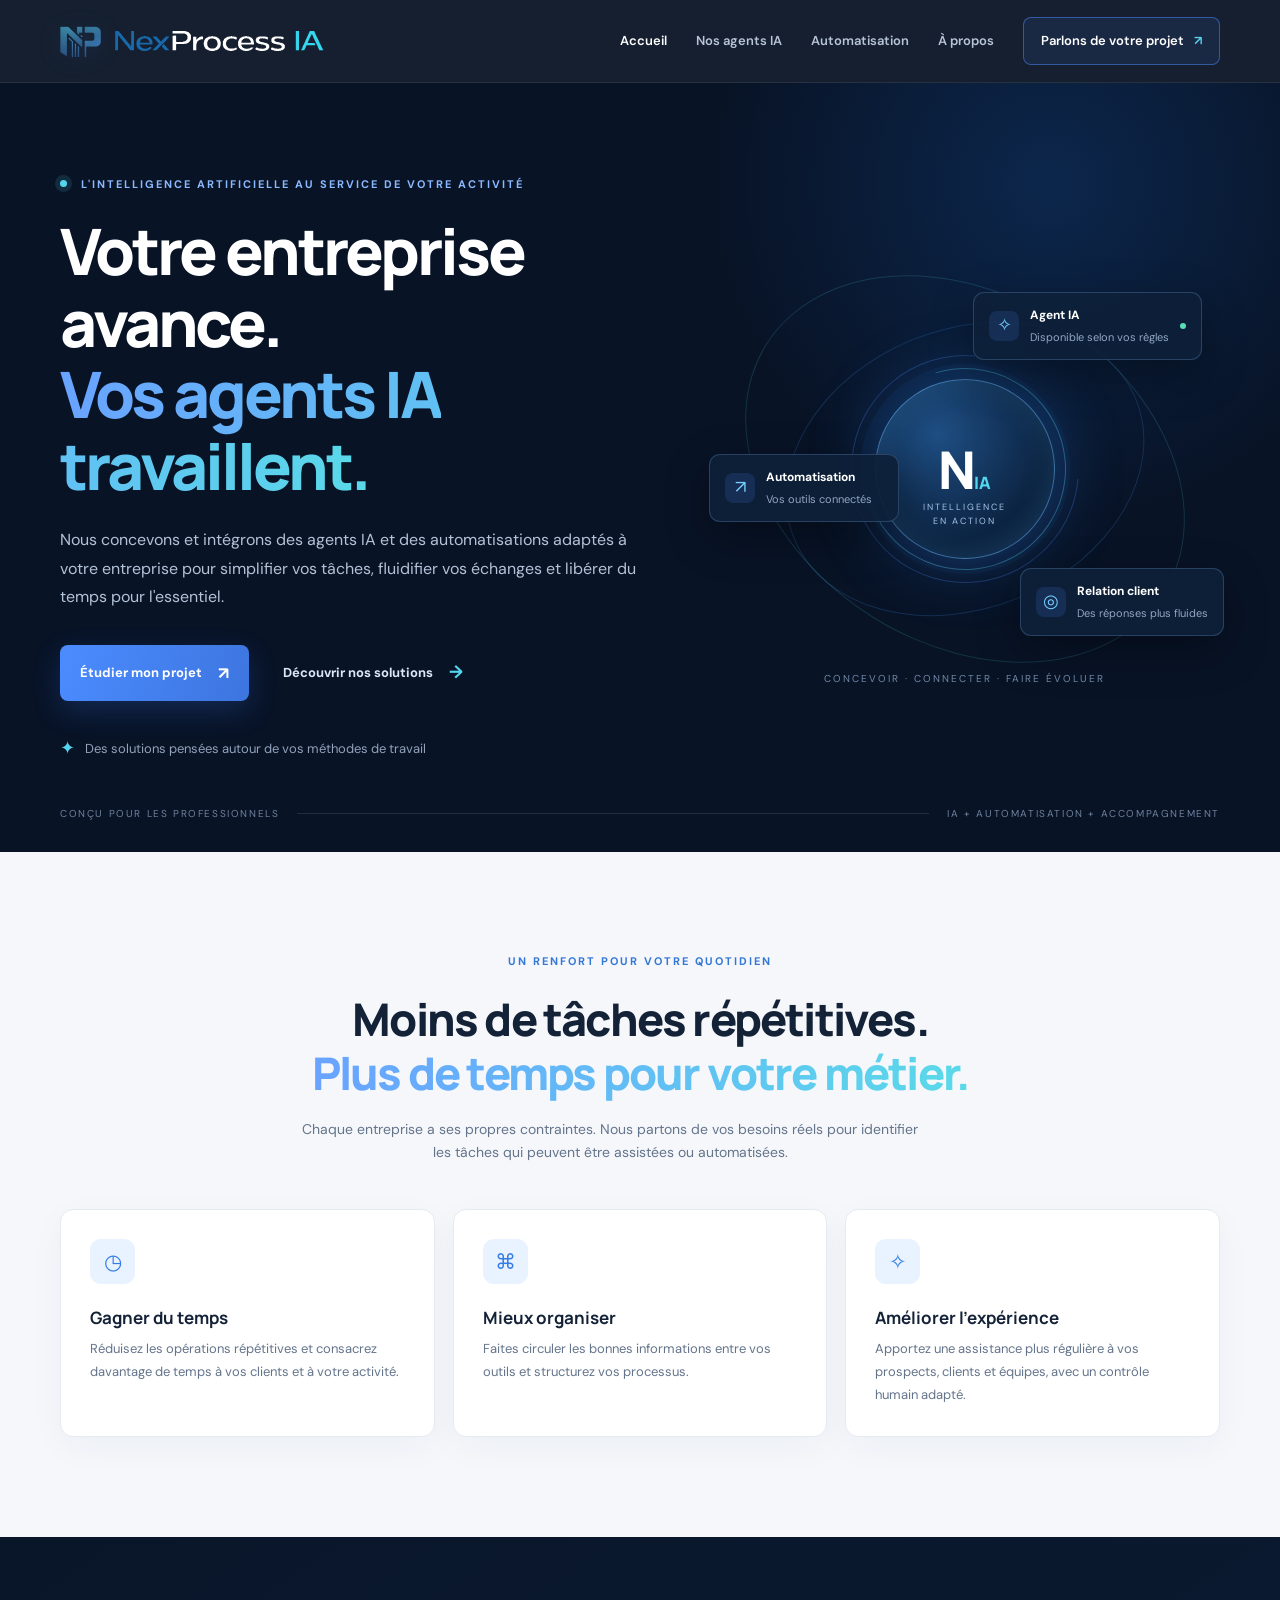
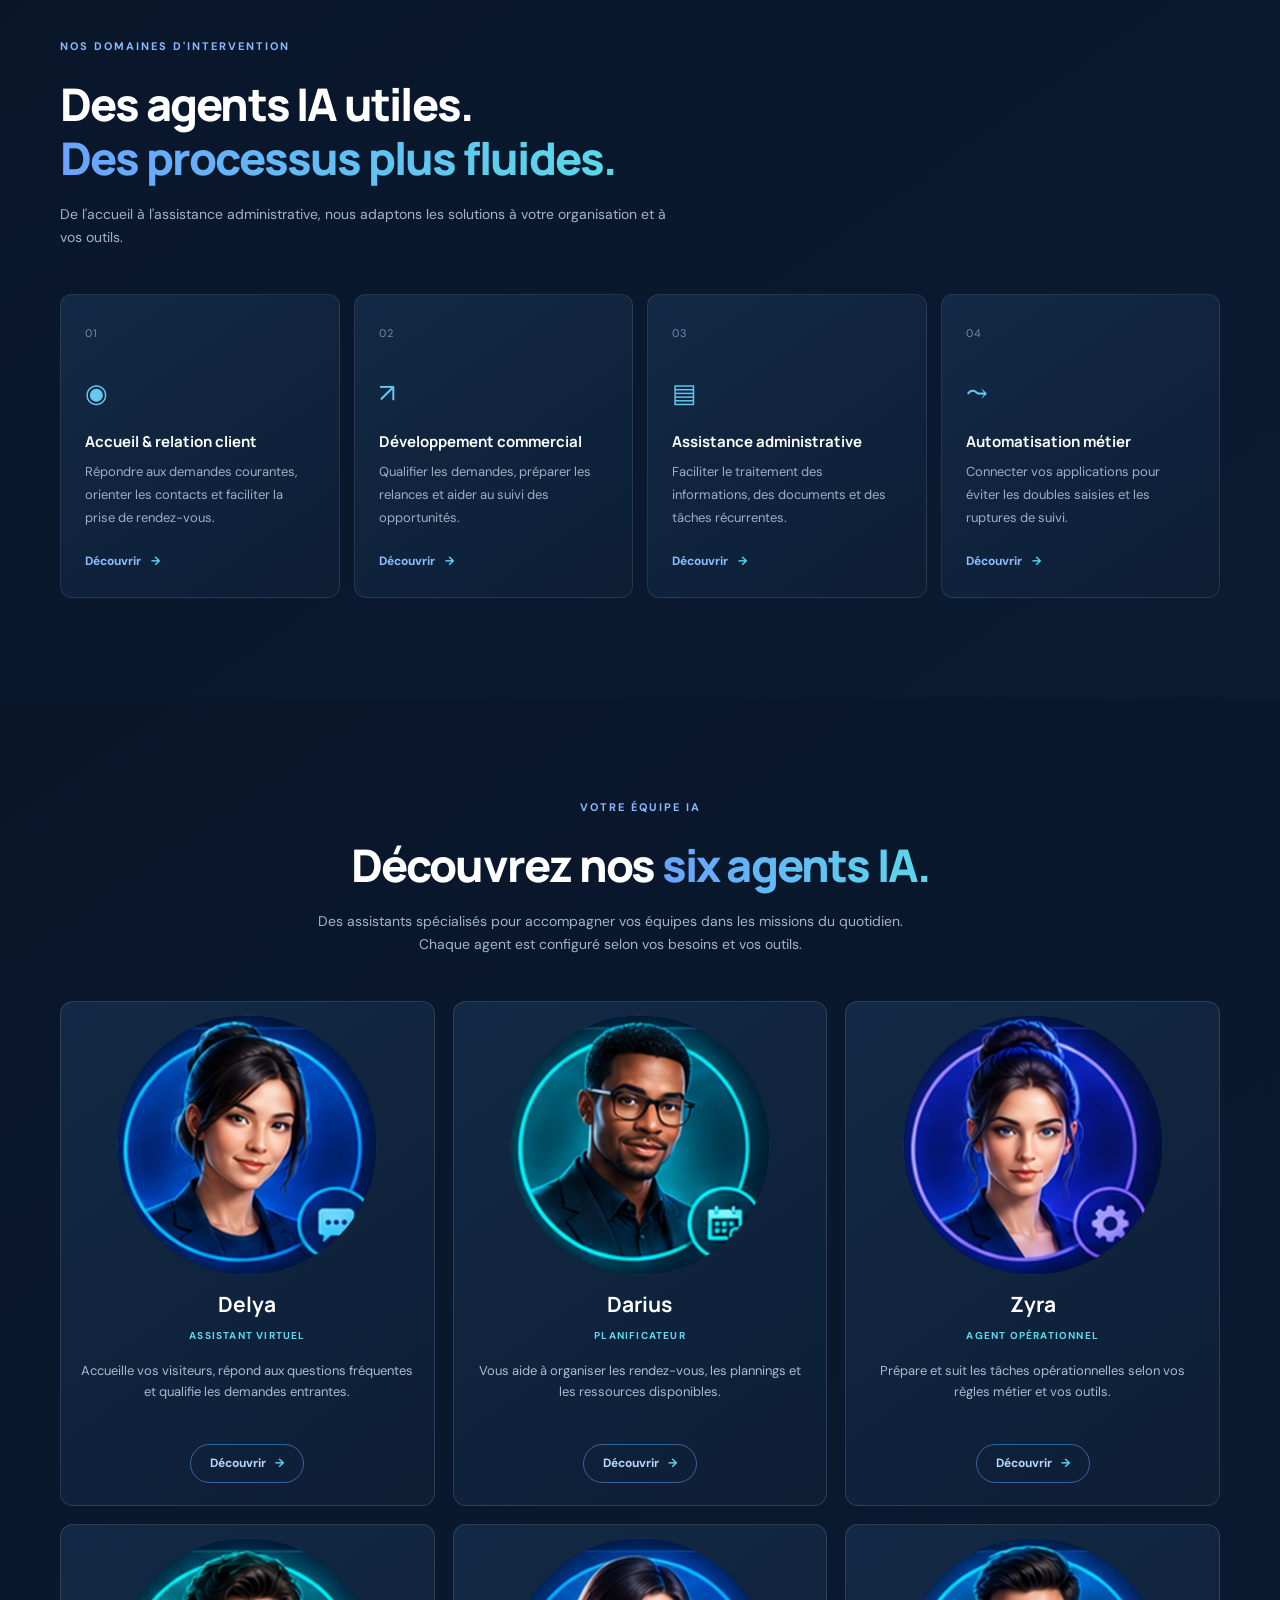
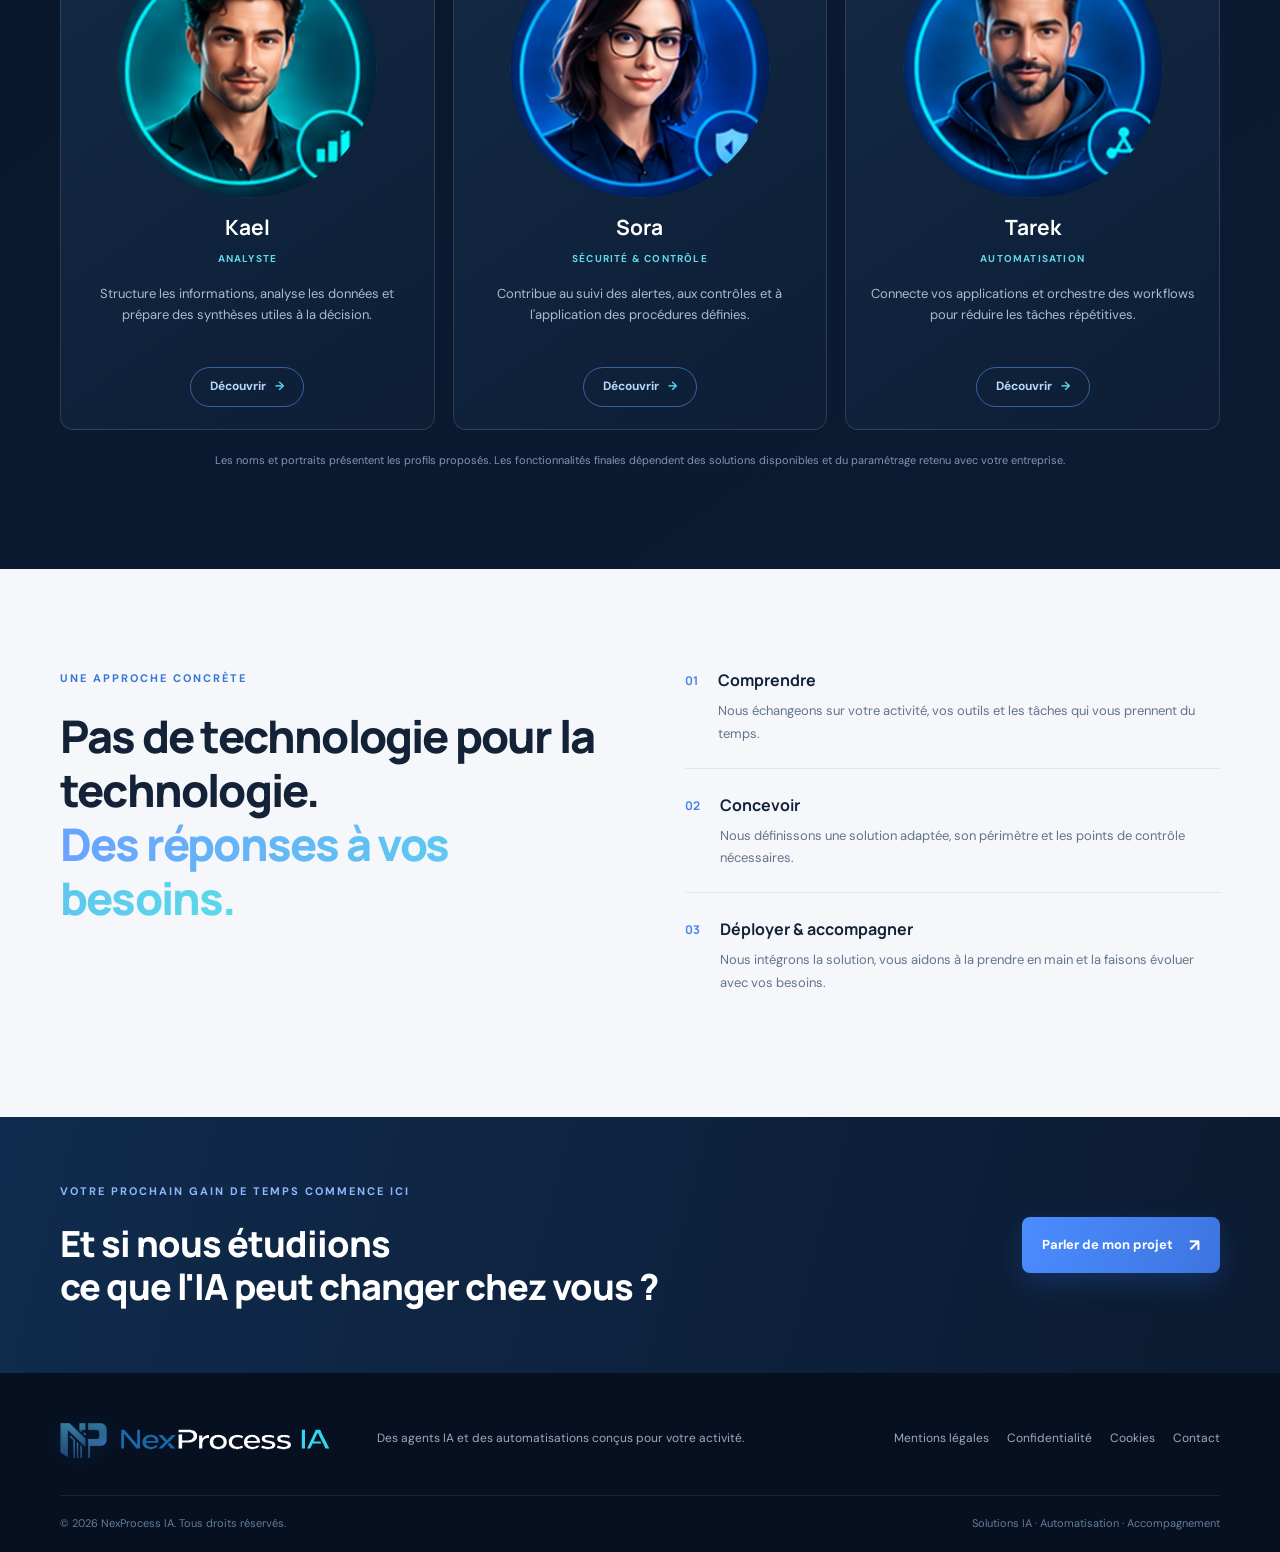
<file: index.html>
<!doctype html>
<html lang="fr">
<head>
  <meta charset="utf-8">
  <meta name="viewport" content="width=device-width, initial-scale=1">
  <meta name="description" content="NexProcess IA accompagne les entreprises partout en France dans la création d'agents IA et l'automatisation des processus métier : conseil, intégration et suivi.">
  <meta name="theme-color" content="#081326">
  <title>Agence d'agents IA et automatisation en France | NexProcess IA</title>
<meta property="og:type" content="website">
<meta property="og:locale" content="fr_FR">
<meta property="og:site_name" content="NexProcess IA">
<meta property="og:title" content="Agence d'agents IA et automatisation en France | NexProcess IA">
<meta property="og:description" content="NexProcess IA accompagne les entreprises partout en France dans la création d'agents IA et l'automatisation des processus métier : conseil, intégration et suivi.">
<meta property="og:url" content="https://nexprocessia-website.pages.dev/">
<meta name="twitter:card" content="summary">
<meta name="twitter:title" content="Agence d'agents IA et automatisation en France | NexProcess IA">
<meta name="twitter:description" content="NexProcess IA accompagne les entreprises partout en France dans la création d'agents IA et l'automatisation des processus métier : conseil, intégration et suivi.">
  <link rel="preconnect" href="https://fonts.googleapis.com">
  <link rel="preconnect" href="https://fonts.gstatic.com" crossorigin>
  <link href="https://fonts.googleapis.com/css2?family=DM+Sans:wght@400;500;600;700&family=Manrope:wght@400;500;600;700;800&display=swap" rel="stylesheet">
  <link rel="stylesheet" href="css/style.css">
  <script src="js/script.js" defer></script>

<script type="application/ld+json">
{
  "@context": "https://schema.org",
  "@type": "Organization",
  "name": "NexProcess IA",
  "url": "https://nexprocessia-website.pages.dev/",
  "description": "Accompagnement des entreprises en France dans la création d'agents IA et l'automatisation des processus métier."
}
</script>
</head>
<body>
<header class="site-header">
  <div class="container nav-wrap">
    <a class="brand" href="index.html" aria-label="NexProcess IA, accueil"><img class="brand-logo" src="assets/nexprocessia-mark.png" alt=""><img class="brand-wordmark-image" src="assets/nexprocessia-wordmark.svg" alt="NexProcess IA"></a>
    <button class="menu-toggle" aria-label="Ouvrir le menu" aria-expanded="false"><span></span><span></span><span></span></button>
    <nav class="main-nav" aria-label="Navigation principale">
      <a class="active" href="index.html">Accueil</a><a href="nos-agents-ia.html">Nos agents IA</a><a href="automatisation.html">Automatisation</a><a href="a-propos.html">À propos</a><a class="nav-cta" href="contact.html">Parlons de votre projet <span>↗</span></a>
    </nav>
  </div>
</header>
<main>
  <section class="hero">
    <div class="hero-glow"></div>
    <div class="container hero-grid">
      <div class="hero-copy">
        <p class="eyebrow"><span class="pulse"></span> L'intelligence artificielle au service de votre activité</p>
        <h1>Votre entreprise avance.<br><span>Vos agents IA travaillent.</span></h1>
        <p class="hero-lead">Nous concevons et intégrons des agents IA et des automatisations adaptés à votre entreprise pour simplifier vos tâches, fluidifier vos échanges et libérer du temps pour l'essentiel.</p>
        <div class="hero-actions"><a class="btn btn-primary" href="contact.html">Étudier mon projet <span>↗</span></a><a class="btn btn-quiet" href="nos-agents-ia.html">Découvrir nos solutions <span>→</span></a></div>
        <div class="hero-proof"><span class="proof-icon">✦</span><span>Des solutions pensées autour de vos méthodes de travail</span></div>
      </div>
      <div class="hero-visual" aria-label="Illustration abstraite d'un réseau d'agents intelligents">
        <div class="orbit orbit-one"></div><div class="orbit orbit-two"></div>
        <div class="core"><div class="core-inner">N<span>IA</span></div><small>INTELLIGENCE<br>EN ACTION</small></div>
        <div class="float-card card-top"><span class="mini-icon">✧</span><div><b>Agent IA</b><small>Disponible selon vos règles</small></div><i class="status-dot"></i></div>
        <div class="float-card card-left"><span class="mini-icon">↗</span><div><b>Automatisation</b><small>Vos outils connectés</small></div></div>
        <div class="float-card card-right"><span class="mini-icon">◎</span><div><b>Relation client</b><small>Des réponses plus fluides</small></div></div>
        <div class="visual-caption">Concevoir · Connecter · Faire évoluer</div>
      </div>
    </div>
    <div class="container hero-bottom"><span>CONÇU POUR LES PROFESSIONNELS</span><span class="line"></span><span>IA + AUTOMATISATION + ACCOMPAGNEMENT</span></div>
  </section>

  <section class="section section-light">
    <div class="container">
      <div class="section-heading centered"><p class="eyebrow dark">UN RENFORT POUR VOTRE QUOTIDIEN</p><h2>Moins de tâches répétitives.<br><span>Plus de temps pour votre métier.</span></h2><p>Chaque entreprise a ses propres contraintes. Nous partons de vos besoins réels pour identifier les tâches qui peuvent être assistées ou automatisées.</p></div>
      <div class="feature-grid">
        <article class="feature-card"><div class="feature-icon">◷</div><h3>Gagner du temps</h3><p>Réduisez les opérations répétitives et consacrez davantage de temps à vos clients et à votre activité.</p></article>
        <article class="feature-card"><div class="feature-icon">⌘</div><h3>Mieux organiser</h3><p>Faites circuler les bonnes informations entre vos outils et structurez vos processus.</p></article>
        <article class="feature-card"><div class="feature-icon">✧</div><h3>Améliorer l'expérience</h3><p>Apportez une assistance plus régulière à vos prospects, clients et équipes, avec un contrôle humain adapté.</p></article>
      </div>
    </div>
  </section>

  <section class="section section-dark">
    <div class="container">
      <div class="section-heading"><p class="eyebrow">NOS DOMAINES D'INTERVENTION</p><h2>Des agents IA utiles.<br><span>Des processus plus fluides.</span></h2><p>De l'accueil à l'assistance administrative, nous adaptons les solutions à votre organisation et à vos outils.</p></div>
      <div class="solution-grid">
        <a class="solution-card" href="nos-agents-ia.html#accueil"><span class="solution-number">01</span><span class="solution-symbol">◉</span><h3>Accueil & relation client</h3><p>Répondre aux demandes courantes, orienter les contacts et faciliter la prise de rendez-vous.</p><span class="text-link">Découvrir <b>→</b></span></a>
        <a class="solution-card" href="nos-agents-ia.html#commercial"><span class="solution-number">02</span><span class="solution-symbol">↗</span><h3>Développement commercial</h3><p>Qualifier les demandes, préparer les relances et aider au suivi des opportunités.</p><span class="text-link">Découvrir <b>→</b></span></a>
        <a class="solution-card" href="nos-agents-ia.html#administratif"><span class="solution-number">03</span><span class="solution-symbol">▤</span><h3>Assistance administrative</h3><p>Faciliter le traitement des informations, des documents et des tâches récurrentes.</p><span class="text-link">Découvrir <b>→</b></span></a>
        <a class="solution-card" href="automatisation.html"><span class="solution-number">04</span><span class="solution-symbol">⤳</span><h3>Automatisation métier</h3><p>Connecter vos applications pour éviter les doubles saisies et les ruptures de suivi.</p><span class="text-link">Découvrir <b>→</b></span></a>
      </div>
    </div>
  </section>


  <section class="section section-dark agents-home">
    <div class="container">
      <div class="section-heading centered">
        <p class="eyebrow">VOTRE ÉQUIPE IA</p>
        <h2>Découvrez nos <span>six agents IA.</span></h2>
        <p>Des assistants spécialisés pour accompagner vos équipes dans les missions du quotidien. Chaque agent est configuré selon vos besoins et vos outils.</p>
      </div>
      <div class="agent-cards">
        <article class="agent-card"><img src="assets/agents/delya.jpg" alt="Avatar de Delya"><div class="agent-card-body"><h3>Delya</h3><span class="agent-tag">ASSISTANT VIRTUEL</span><p>Accueille vos visiteurs, répond aux questions fréquentes et qualifie les demandes entrantes.</p><a href="nos-agents-ia.html#accueil">Découvrir <b>→</b></a></div></article>
        <article class="agent-card"><img src="assets/agents/darius.jpg" alt="Avatar de Darius"><div class="agent-card-body"><h3>Darius</h3><span class="agent-tag">PLANIFICATEUR</span><p>Vous aide à organiser les rendez-vous, les plannings et les ressources disponibles.</p><a href="nos-agents-ia.html">Découvrir <b>→</b></a></div></article>
        <article class="agent-card"><img src="assets/agents/zyra.jpg" alt="Avatar de Zyra"><div class="agent-card-body"><h3>Zyra</h3><span class="agent-tag">AGENT OPÉRATIONNEL</span><p>Prépare et suit les tâches opérationnelles selon vos règles métier et vos outils.</p><a href="nos-agents-ia.html">Découvrir <b>→</b></a></div></article>
        <article class="agent-card"><img src="assets/agents/kael.jpg" alt="Avatar de Kael"><div class="agent-card-body"><h3>Kael</h3><span class="agent-tag">ANALYSTE</span><p>Structure les informations, analyse les données et prépare des synthèses utiles à la décision.</p><a href="nos-agents-ia.html">Découvrir <b>→</b></a></div></article>
        <article class="agent-card"><img src="assets/agents/sora.jpg" alt="Avatar de Sora"><div class="agent-card-body"><h3>Sora</h3><span class="agent-tag">SÉCURITÉ & CONTRÔLE</span><p>Contribue au suivi des alertes, aux contrôles et à l'application des procédures définies.</p><a href="nos-agents-ia.html">Découvrir <b>→</b></a></div></article>
        <article class="agent-card"><img src="assets/agents/tarek.jpg" alt="Avatar de Tarek"><div class="agent-card-body"><h3>Tarek</h3><span class="agent-tag">AUTOMATISATION</span><p>Connecte vos applications et orchestre des workflows pour réduire les tâches répétitives.</p><a href="automatisation.html">Découvrir <b>→</b></a></div></article>
      </div>
      <p class="agent-disclaimer">Les noms et portraits présentent les profils proposés. Les fonctionnalités finales dépendent des solutions disponibles et du paramétrage retenu avec votre entreprise.</p>
    </div>
  </section>

  <section class="section section-light">
    <div class="container split-section">
      <div><p class="eyebrow dark">UNE APPROCHE CONCRÈTE</p><h2>Pas de technologie pour la technologie.<br><span>Des réponses à vos besoins.</span></h2></div>
      <div class="steps">
        <div class="step"><span>01</span><div><h3>Comprendre</h3><p>Nous échangeons sur votre activité, vos outils et les tâches qui vous prennent du temps.</p></div></div>
        <div class="step"><span>02</span><div><h3>Concevoir</h3><p>Nous définissons une solution adaptée, son périmètre et les points de contrôle nécessaires.</p></div></div>
        <div class="step"><span>03</span><div><h3>Déployer & accompagner</h3><p>Nous intégrons la solution, vous aidons à la prendre en main et la faisons évoluer avec vos besoins.</p></div></div>
      </div>
    </div>
  </section>
  <section class="cta-band"><div class="container cta-inner"><div><p class="eyebrow">VOTRE PROCHAIN GAIN DE TEMPS COMMENCE ICI</p><h2>Et si nous étudiions<br>ce que l'IA peut changer chez vous ?</h2></div><a class="btn btn-primary" href="contact.html">Parler de mon projet <span>↗</span></a></div></section>
</main>
<footer class="site-footer"><div class="container footer-top"><a class="brand" href="index.html" aria-label="NexProcess IA, accueil"><img class="brand-logo" src="assets/nexprocessia-mark.png" alt=""><img class="brand-wordmark-image" src="assets/nexprocessia-wordmark.svg" alt="NexProcess IA"></a><p>Des agents IA et des automatisations conçus pour votre activité.</p><div class="footer-links"><a href="mentions-legales.html">Mentions légales</a><a href="politique-confidentialite.html">Confidentialité</a><a href="cookies.html">Cookies</a><a href="contact.html">Contact</a></div></div><div class="container footer-bottom"><span>© <span id="year"></span> NexProcess IA. Tous droits réservés.</span><span>Solutions IA · Automatisation · Accompagnement</span></div></footer>
</body>
</html>
</file>
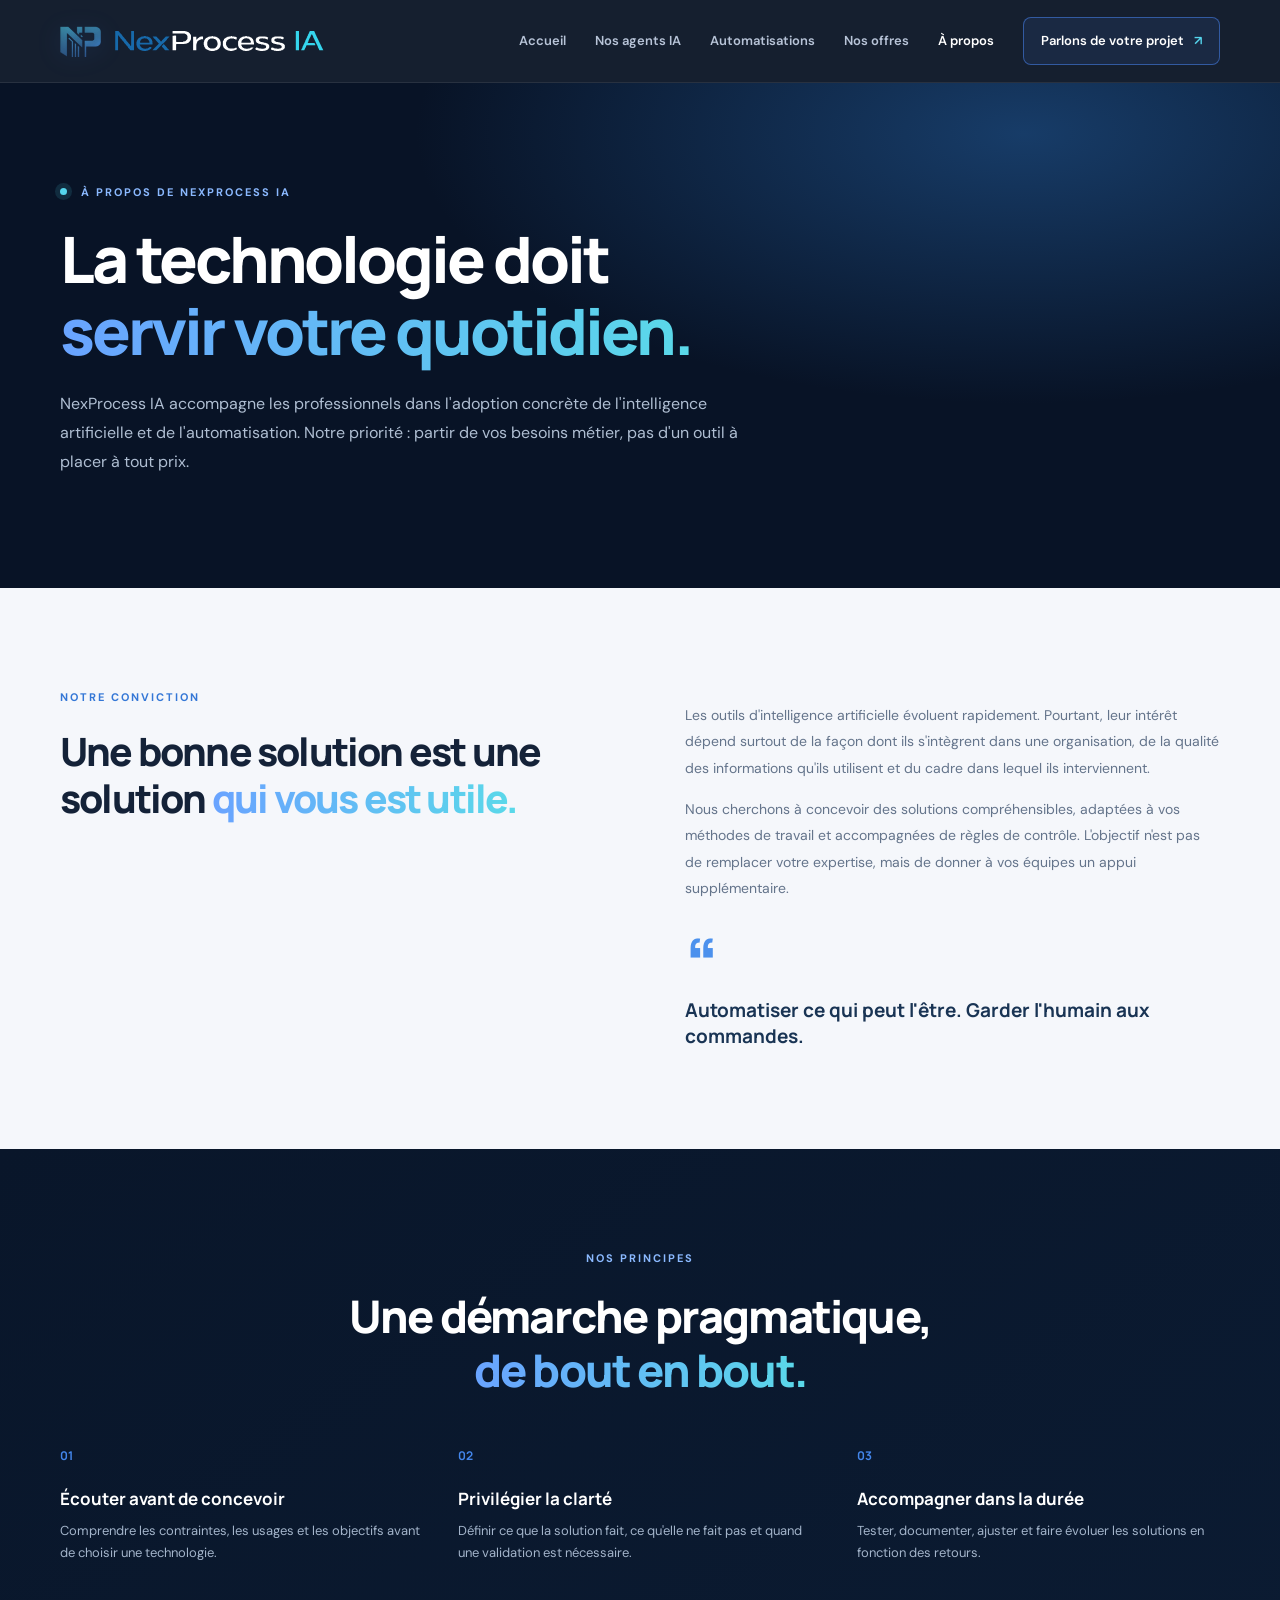
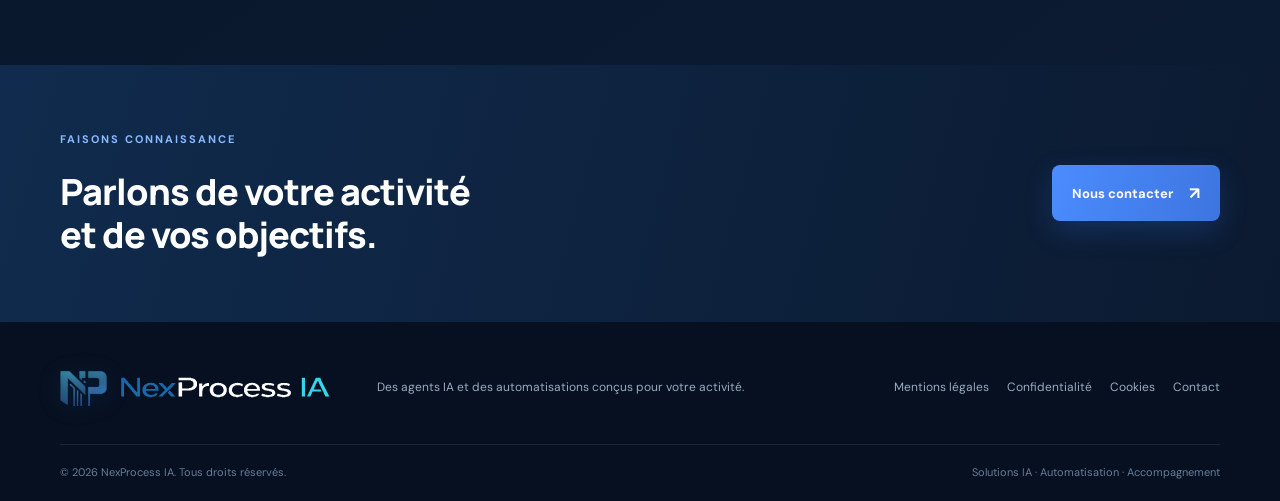
<file: a-propos.html>
<!doctype html>
<html lang="fr"><head><meta charset="utf-8"><meta name="viewport" content="width=device-width, initial-scale=1"><meta name="description" content="NexProcess IA accompagne les entreprises en France dans l'adoption concrète de l'intelligence artificielle et de l'automatisation, avec une approche pragmatique."><title>NexProcess IA | Solutions IA pour les entreprises en France</title>
<meta property="og:type" content="website">
<meta property="og:locale" content="fr_FR">
<meta property="og:site_name" content="NexProcess IA">
<meta property="og:title" content="NexProcess IA | Solutions IA pour les entreprises en France">
<meta property="og:description" content="NexProcess IA accompagne les entreprises en France dans l'adoption concrète de l'intelligence artificielle et de l'automatisation, avec une approche pragmatique.">
<meta property="og:url" content="https://nexprocessia-website.pages.dev/a-propos.html">
<meta name="twitter:card" content="summary">
<meta name="twitter:title" content="NexProcess IA | Solutions IA pour les entreprises en France">
<meta name="twitter:description" content="NexProcess IA accompagne les entreprises en France dans l'adoption concrète de l'intelligence artificielle et de l'automatisation, avec une approche pragmatique."><link rel="preconnect" href="https://fonts.googleapis.com"><link rel="preconnect" href="https://fonts.gstatic.com" crossorigin><link href="https://fonts.googleapis.com/css2?family=DM+Sans:wght@400;500;600;700&family=Manrope:wght@400;500;600;700;800&display=swap" rel="stylesheet"><link rel="stylesheet" href="css/style.css"><script src="js/script.js" defer></script></head>
<body><header class="site-header"><div class="container nav-wrap"><a class="brand" href="index.html" aria-label="NexProcess IA, accueil"><img class="brand-logo" src="assets/nexprocessia-mark.png" alt=""><img class="brand-wordmark-image" src="assets/nexprocessia-wordmark.svg" alt="NexProcess IA"></a><button class="menu-toggle" aria-label="Ouvrir le menu" aria-expanded="false"><span></span><span></span><span></span></button><nav class="main-nav" aria-label="Navigation principale"><a href="index.html">Accueil</a><a href="nos-agents-ia.html">Nos agents IA</a><a href="automatisation.html">Automatisations</a><a href="nos-offres.html">Nos offres</a><a class="active" href="a-propos.html">À propos</a><a class="nav-cta" href="contact.html">Parlons de votre projet <span>↗</span></a></nav></div></header>
<main><section class="page-hero"><div class="container"><p class="eyebrow"><span class="pulse"></span> À PROPOS DE NEXPROCESS IA</p><h1>La technologie doit<br><span>servir votre quotidien.</span></h1><p>NexProcess IA accompagne les professionnels dans l'adoption concrète de l'intelligence artificielle et de l'automatisation. Notre priorité : partir de vos besoins métier, pas d'un outil à placer à tout prix.</p></div></section>
<section class="section section-light"><div class="container about-layout"><div><p class="eyebrow dark">NOTRE CONVICTION</p><h2>Une bonne solution est une solution <span>qui vous est utile.</span></h2></div><div class="about-copy"><p>Les outils d'intelligence artificielle évoluent rapidement. Pourtant, leur intérêt dépend surtout de la façon dont ils s'intègrent dans une organisation, de la qualité des informations qu'ils utilisent et du cadre dans lequel ils interviennent.</p><p>Nous cherchons à concevoir des solutions compréhensibles, adaptées à vos méthodes de travail et accompagnées de règles de contrôle. L'objectif n'est pas de remplacer votre expertise, mais de donner à vos équipes un appui supplémentaire.</p><div class="quote-mark">“</div><blockquote>Automatiser ce qui peut l'être. Garder l'humain aux commandes.</blockquote></div></div></section>
<section class="section section-dark"><div class="container"><div class="section-heading centered"><p class="eyebrow">NOS PRINCIPES</p><h2>Une démarche pragmatique,<br><span>de bout en bout.</span></h2></div><div class="principle-grid"><div><span>01</span><h3>Écouter avant de concevoir</h3><p>Comprendre les contraintes, les usages et les objectifs avant de choisir une technologie.</p></div><div><span>02</span><h3>Privilégier la clarté</h3><p>Définir ce que la solution fait, ce qu'elle ne fait pas et quand une validation est nécessaire.</p></div><div><span>03</span><h3>Accompagner dans la durée</h3><p>Tester, documenter, ajuster et faire évoluer les solutions en fonction des retours.</p></div></div></div></section><section class="cta-band"><div class="container cta-inner"><div><p class="eyebrow">FAISONS CONNAISSANCE</p><h2>Parlons de votre activité<br>et de vos objectifs.</h2></div><a class="btn btn-primary" href="contact.html">Nous contacter <span>↗</span></a></div></section></main>
<footer class="site-footer"><div class="container footer-top"><a class="brand" href="index.html" aria-label="NexProcess IA, accueil"><img class="brand-logo" src="assets/nexprocessia-mark.png" alt=""><img class="brand-wordmark-image" src="assets/nexprocessia-wordmark.svg" alt="NexProcess IA"></a><p>Des agents IA et des automatisations conçus pour votre activité.</p><div class="footer-links"><a href="mentions-legales.html">Mentions légales</a><a href="politique-confidentialite.html">Confidentialité</a><a href="cookies.html">Cookies</a><a href="contact.html">Contact</a></div></div><div class="container footer-bottom"><span>© <span id="year"></span> NexProcess IA. Tous droits réservés.</span><span>Solutions IA · Automatisation · Accompagnement</span></div></footer></body></html>
</file>
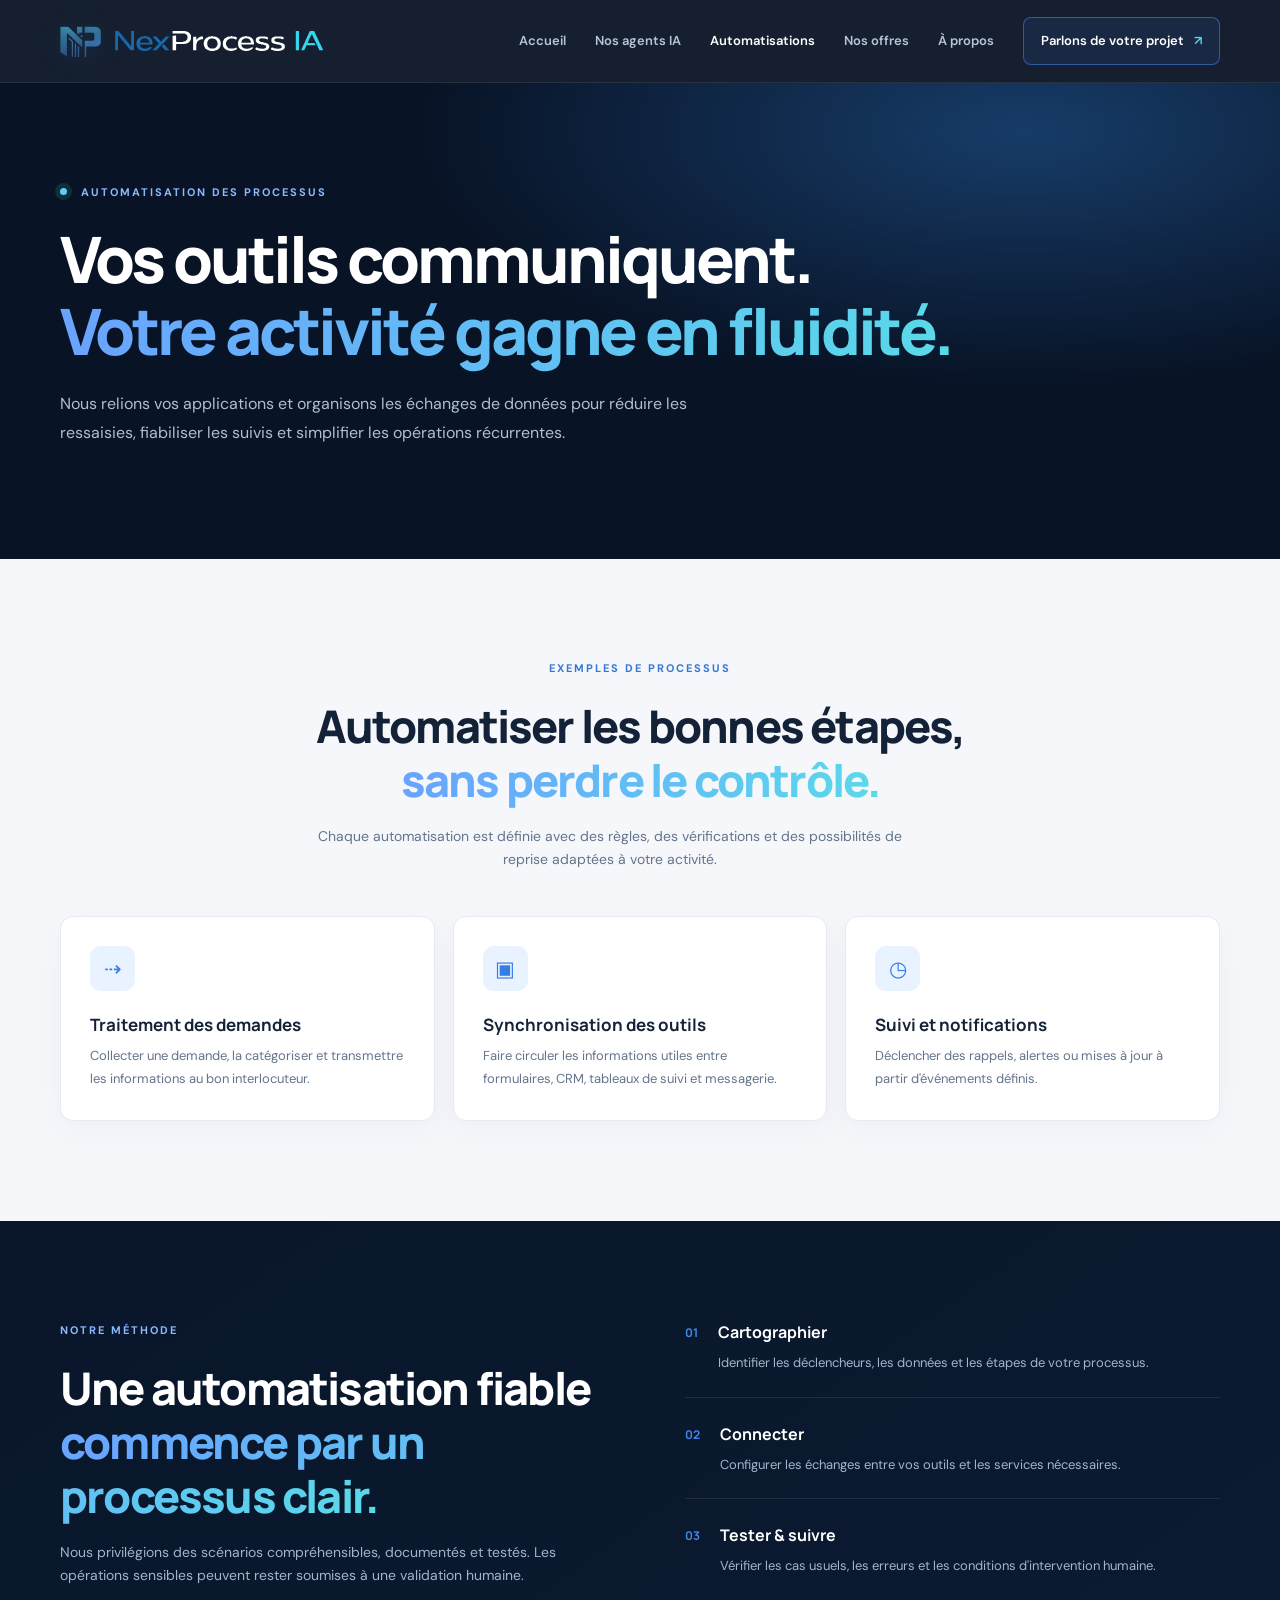
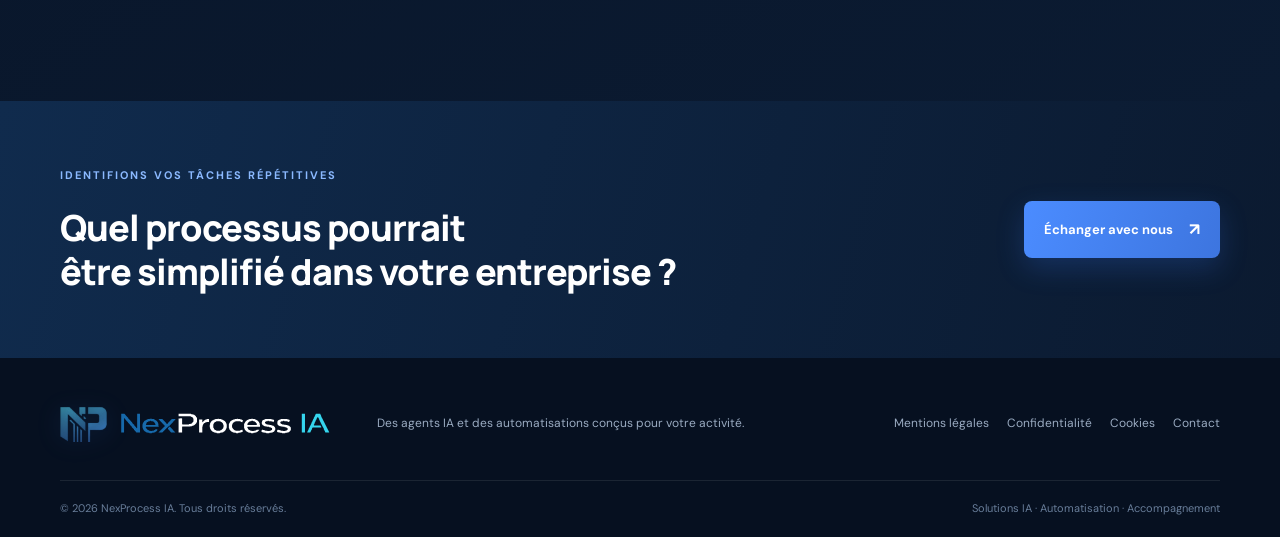
<file: automatisation.html>
<!doctype html>
<html lang="fr"><head><meta charset="utf-8"><meta name="viewport" content="width=device-width, initial-scale=1"><meta name="description" content="NexProcess IA conçoit des automatisations métier et connecte vos applications pour réduire les tâches répétitives et fiabiliser vos processus, partout en France."><title>Automatisation des processus métier | NexProcess IA</title>
<meta property="og:type" content="website">
<meta property="og:locale" content="fr_FR">
<meta property="og:site_name" content="NexProcess IA">
<meta property="og:title" content="Automatisation des processus métier | NexProcess IA">
<meta property="og:description" content="NexProcess IA conçoit des automatisations métier et connecte vos applications pour réduire les tâches répétitives et fiabiliser vos processus, partout en France.">
<meta property="og:url" content="https://nexprocessia-website.pages.dev/automatisation.html">
<meta name="twitter:card" content="summary">
<meta name="twitter:title" content="Automatisation des processus métier | NexProcess IA">
<meta name="twitter:description" content="NexProcess IA conçoit des automatisations métier et connecte vos applications pour réduire les tâches répétitives et fiabiliser vos processus, partout en France."><link rel="preconnect" href="https://fonts.googleapis.com"><link rel="preconnect" href="https://fonts.gstatic.com" crossorigin><link href="https://fonts.googleapis.com/css2?family=DM+Sans:wght@400;500;600;700&family=Manrope:wght@400;500;600;700;800&display=swap" rel="stylesheet"><link rel="stylesheet" href="css/style.css"><script src="js/script.js" defer></script></head>
<body><header class="site-header"><div class="container nav-wrap"><a class="brand" href="index.html" aria-label="NexProcess IA, accueil"><img class="brand-logo" src="assets/nexprocessia-mark.png" alt=""><img class="brand-wordmark-image" src="assets/nexprocessia-wordmark.svg" alt="NexProcess IA"></a><button class="menu-toggle" aria-label="Ouvrir le menu" aria-expanded="false"><span></span><span></span><span></span></button><nav class="main-nav" aria-label="Navigation principale"><a href="index.html">Accueil</a><a href="nos-agents-ia.html">Nos agents IA</a><a class="active" href="automatisation.html">Automatisations</a><a href="nos-offres.html">Nos offres</a><a href="a-propos.html">À propos</a><a class="nav-cta" href="contact.html">Parlons de votre projet <span>↗</span></a></nav></div></header>
<main><section class="page-hero"><div class="container"><p class="eyebrow"><span class="pulse"></span> AUTOMATISATION DES PROCESSUS</p><h1>Vos outils communiquent.<br><span>Votre activité gagne en fluidité.</span></h1><p>Nous relions vos applications et organisons les échanges de données pour réduire les ressaisies, fiabiliser les suivis et simplifier les opérations récurrentes.</p></div></section>
<section class="section section-light"><div class="container"><div class="section-heading centered"><p class="eyebrow dark">EXEMPLES DE PROCESSUS</p><h2>Automatiser les bonnes étapes,<br><span>sans perdre le contrôle.</span></h2><p>Chaque automatisation est définie avec des règles, des vérifications et des possibilités de reprise adaptées à votre activité.</p></div><div class="feature-grid"><article class="feature-card"><div class="feature-icon">⇢</div><h3>Traitement des demandes</h3><p>Collecter une demande, la catégoriser et transmettre les informations au bon interlocuteur.</p></article><article class="feature-card"><div class="feature-icon">▣</div><h3>Synchronisation des outils</h3><p>Faire circuler les informations utiles entre formulaires, CRM, tableaux de suivi et messagerie.</p></article><article class="feature-card"><div class="feature-icon">◷</div><h3>Suivi et notifications</h3><p>Déclencher des rappels, alertes ou mises à jour à partir d'événements définis.</p></article></div></div></section>
<section class="section section-dark"><div class="container split-section"><div><p class="eyebrow">NOTRE MÉTHODE</p><h2>Une automatisation fiable<br><span>commence par un processus clair.</span></h2><p class="muted">Nous privilégions des scénarios compréhensibles, documentés et testés. Les opérations sensibles peuvent rester soumises à une validation humaine.</p></div><div class="steps steps-dark"><div class="step"><span>01</span><div><h3>Cartographier</h3><p>Identifier les déclencheurs, les données et les étapes de votre processus.</p></div></div><div class="step"><span>02</span><div><h3>Connecter</h3><p>Configurer les échanges entre vos outils et les services nécessaires.</p></div></div><div class="step"><span>03</span><div><h3>Tester & suivre</h3><p>Vérifier les cas usuels, les erreurs et les conditions d'intervention humaine.</p></div></div></div></div></section><section class="cta-band"><div class="container cta-inner"><div><p class="eyebrow">IDENTIFIONS VOS TÂCHES RÉPÉTITIVES</p><h2>Quel processus pourrait<br>être simplifié dans votre entreprise ?</h2></div><a class="btn btn-primary" href="contact.html">Échanger avec nous <span>↗</span></a></div></section></main>
<footer class="site-footer"><div class="container footer-top"><a class="brand" href="index.html" aria-label="NexProcess IA, accueil"><img class="brand-logo" src="assets/nexprocessia-mark.png" alt=""><img class="brand-wordmark-image" src="assets/nexprocessia-wordmark.svg" alt="NexProcess IA"></a><p>Des agents IA et des automatisations conçus pour votre activité.</p><div class="footer-links"><a href="mentions-legales.html">Mentions légales</a><a href="politique-confidentialite.html">Confidentialité</a><a href="cookies.html">Cookies</a><a href="contact.html">Contact</a></div></div><div class="container footer-bottom"><span>© <span id="year"></span> NexProcess IA. Tous droits réservés.</span><span>Solutions IA · Automatisation · Accompagnement</span></div></footer></body></html>
</file>
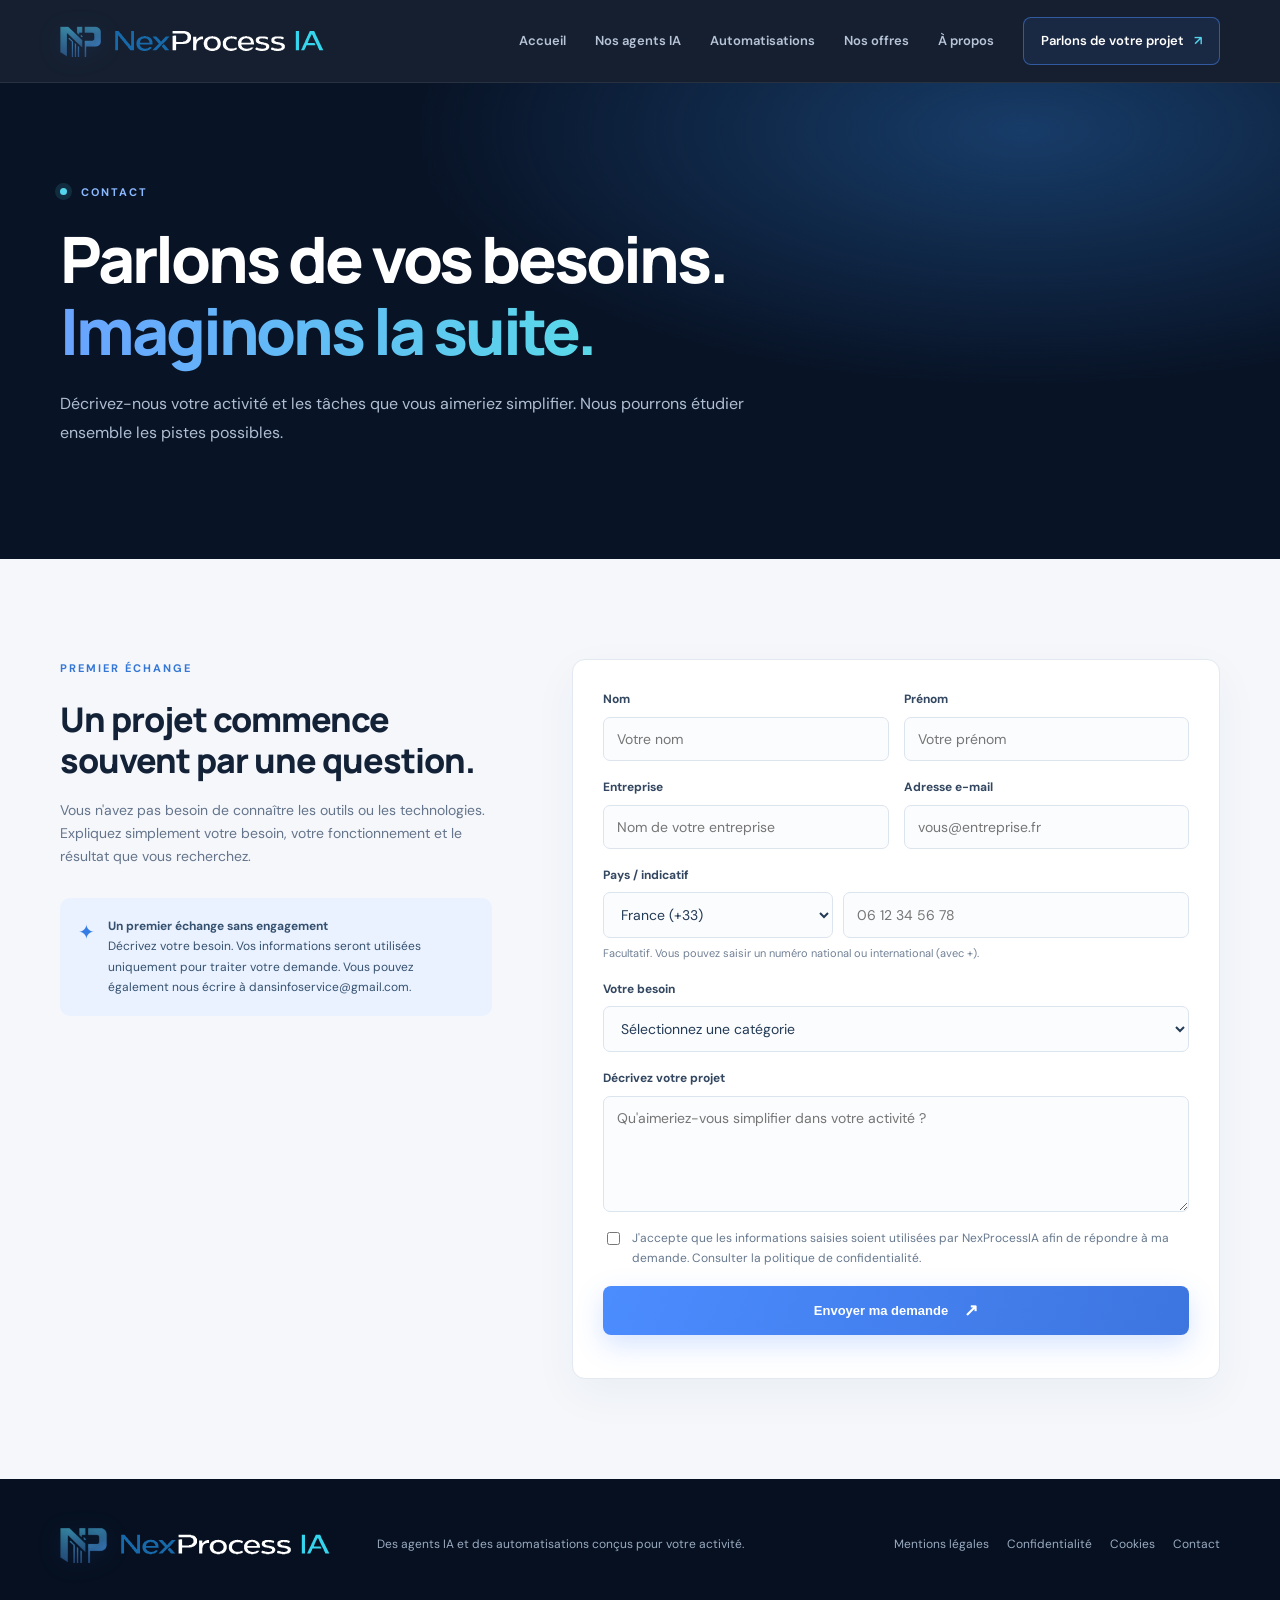
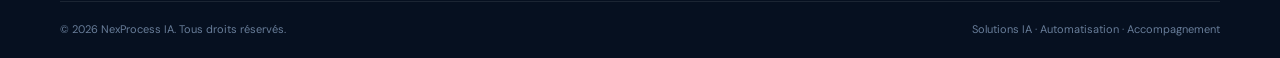
<file: contact.html>
<!doctype html>
<html lang="fr"><head><meta charset="utf-8"><meta name="viewport" content="width=device-width, initial-scale=1"><meta name="description" content="Vous êtes une entreprise en France et souhaitez déployer un agent IA ou automatiser un processus ? Échangez avec NexProcess IA sur votre projet."><title>Contact | Agence IA et automatisation NexProcess IA</title>
<meta property="og:type" content="website">
<meta property="og:locale" content="fr_FR">
<meta property="og:site_name" content="NexProcess IA">
<meta property="og:title" content="Contact | Agence IA et automatisation NexProcess IA">
<meta property="og:description" content="Vous êtes une entreprise en France et souhaitez déployer un agent IA ou automatiser un processus ? Échangez avec NexProcess IA sur votre projet.">
<meta property="og:url" content="https://nexprocessia-website.pages.dev/contact.html">
<meta name="twitter:card" content="summary">
<meta name="twitter:title" content="Contact | Agence IA et automatisation NexProcess IA">
<meta name="twitter:description" content="Vous êtes une entreprise en France et souhaitez déployer un agent IA ou automatiser un processus ? Échangez avec NexProcess IA sur votre projet."><link rel="preconnect" href="https://fonts.googleapis.com"><link rel="preconnect" href="https://fonts.gstatic.com" crossorigin><link href="https://fonts.googleapis.com/css2?family=DM+Sans:wght@400;500;600;700&family=Manrope:wght@400;500;600;700;800&display=swap" rel="stylesheet"><link rel="stylesheet" href="css/style.css"><script src="js/script.js" defer></script></head>
<body><header class="site-header"><div class="container nav-wrap"><a class="brand" href="index.html" aria-label="NexProcess IA, accueil"><img class="brand-logo" src="assets/nexprocessia-mark.png" alt=""><img class="brand-wordmark-image" src="assets/nexprocessia-wordmark.svg" alt="NexProcess IA"></a><button class="menu-toggle" aria-label="Ouvrir le menu" aria-expanded="false"><span></span><span></span><span></span></button><nav class="main-nav" aria-label="Navigation principale"><a href="index.html">Accueil</a><a href="nos-agents-ia.html">Nos agents IA</a><a href="automatisation.html">Automatisations</a><a href="nos-offres.html">Nos offres</a><a href="a-propos.html">À propos</a><a class="nav-cta active" href="contact.html">Parlons de votre projet <span>↗</span></a></nav></div></header>
<main><section class="page-hero"><div class="container"><p class="eyebrow"><span class="pulse"></span> CONTACT</p><h1>Parlons de vos besoins.<br><span>Imaginons la suite.</span></h1><p>Décrivez-nous votre activité et les tâches que vous aimeriez simplifier. Nous pourrons étudier ensemble les pistes possibles.</p></div></section>
<section class="section section-light"><div class="container contact-layout"><div class="contact-aside"><p class="eyebrow dark">PREMIER ÉCHANGE</p><h2>Un projet commence souvent par une question.</h2><p>Vous n'avez pas besoin de connaître les outils ou les technologies. Expliquez simplement votre besoin, votre fonctionnement et le résultat que vous recherchez.</p><div class="contact-note"><span>✦</span><p><b>Un premier échange sans engagement</b><br>Décrivez votre besoin. Vos informations seront utilisées uniquement pour traiter votre demande. Vous pouvez également nous écrire à <a href="mailto:dansinfoservice@gmail.com">dansinfoservice@gmail.com</a>.</p></div></div>
<form class="contact-form" id="contact-form"><div class="form-row"><label>Nom<input name="nom" type="text" placeholder="Votre nom" autocomplete="family-name" required></label><label>Prénom<input name="prenom" type="text" placeholder="Votre prénom" autocomplete="given-name" required></label></div><div class="form-row"><label>Entreprise<input name="entreprise" type="text" placeholder="Nom de votre entreprise" autocomplete="organization"></label><label>Adresse e-mail<input name="email" type="email" placeholder="vous@entreprise.fr" autocomplete="email" required></label></div><div class="phone-field"><label for="telephone-country">Pays / indicatif</label><div class="phone-input-row"><select id="telephone-country" name="indicatif" aria-label="Pays et indicatif téléphonique"><option value="+33" selected>France (+33)</option><option value="+596">Martinique (+596)</option><option value="+590">Guadeloupe (+590)</option><option value="+594">Guyane française (+594)</option><option value="+262">La Réunion / Mayotte (+262)</option><option value="+32">Belgique (+32)</option><option value="+41">Suisse (+41)</option><option value="+352">Luxembourg (+352)</option><option value="+44">Royaume-Uni (+44)</option><option value="+49">Allemagne (+49)</option><option value="+34">Espagne (+34)</option><option value="+39">Italie (+39)</option><option value="+31">Pays-Bas (+31)</option><option value="+351">Portugal (+351)</option><option value="+1">Canada / États-Unis (+1)</option><option value="+212">Maroc (+212)</option><option value="+213">Algérie (+213)</option><option value="+216">Tunisie (+216)</option><option value="+221">Sénégal (+221)</option><option value="+225">Côte d’Ivoire (+225)</option></select><input id="telephone" name="telephone" type="tel" placeholder="06 12 34 56 78" autocomplete="tel-national" inputmode="tel" aria-describedby="telephone-help"></div><small id="telephone-help" class="field-help">Facultatif. Vous pouvez saisir un numéro national ou international (avec +).</small><p class="field-error" id="telephone-error" role="alert"></p></div><label>Votre besoin<select name="type_demande" required><option value="">Sélectionnez une catégorie</option><option value="Agent IA / relation client">Agent IA / relation client</option><option value="Développement commercial">Développement commercial</option><option value="Assistance administrative">Assistance administrative</option><option value="Automatisation de processus">Automatisation de processus</option><option value="Audit et conseil">Audit et conseil</option><option value="Intégration d’outils">Intégration d’outils</option><option value="Autre besoin">Autre besoin</option></select></label><label>Décrivez votre projet<textarea name="message" rows="5" maxlength="5000" placeholder="Qu'aimeriez-vous simplifier dans votre activité ?" required></textarea></label><label class="consent"><input name="consentement_rgpd" type="checkbox" value="oui" required> <span>J'accepte que les informations saisies soient utilisées par NexProcessIA afin de répondre à ma demande. <a href="politique-confidentialite.html" target="_blank" rel="noopener">Consulter la politique de confidentialité</a>.</span></label><div class="form-honeypot" aria-hidden="true"><label>Ne pas remplir<input name="website" type="text" tabindex="-1" autocomplete="off"></label></div><button class="btn btn-primary" type="submit">Envoyer ma demande <span>↗</span></button><p class="form-feedback" id="form-feedback" role="status" aria-live="polite"></p></form></div></section></main>
<footer class="site-footer"><div class="container footer-top"><a class="brand" href="index.html" aria-label="NexProcess IA, accueil"><img class="brand-logo" src="assets/nexprocessia-mark.png" alt=""><img class="brand-wordmark-image" src="assets/nexprocessia-wordmark.svg" alt="NexProcess IA"></a><p>Des agents IA et des automatisations conçus pour votre activité.</p><div class="footer-links"><a href="mentions-legales.html">Mentions légales</a><a href="politique-confidentialite.html">Confidentialité</a><a href="cookies.html">Cookies</a><a href="contact.html">Contact</a></div></div><div class="container footer-bottom"><span>© <span id="year"></span> NexProcess IA. Tous droits réservés.</span><span>Solutions IA · Automatisation · Accompagnement</span></div></footer></body></html>
</file>
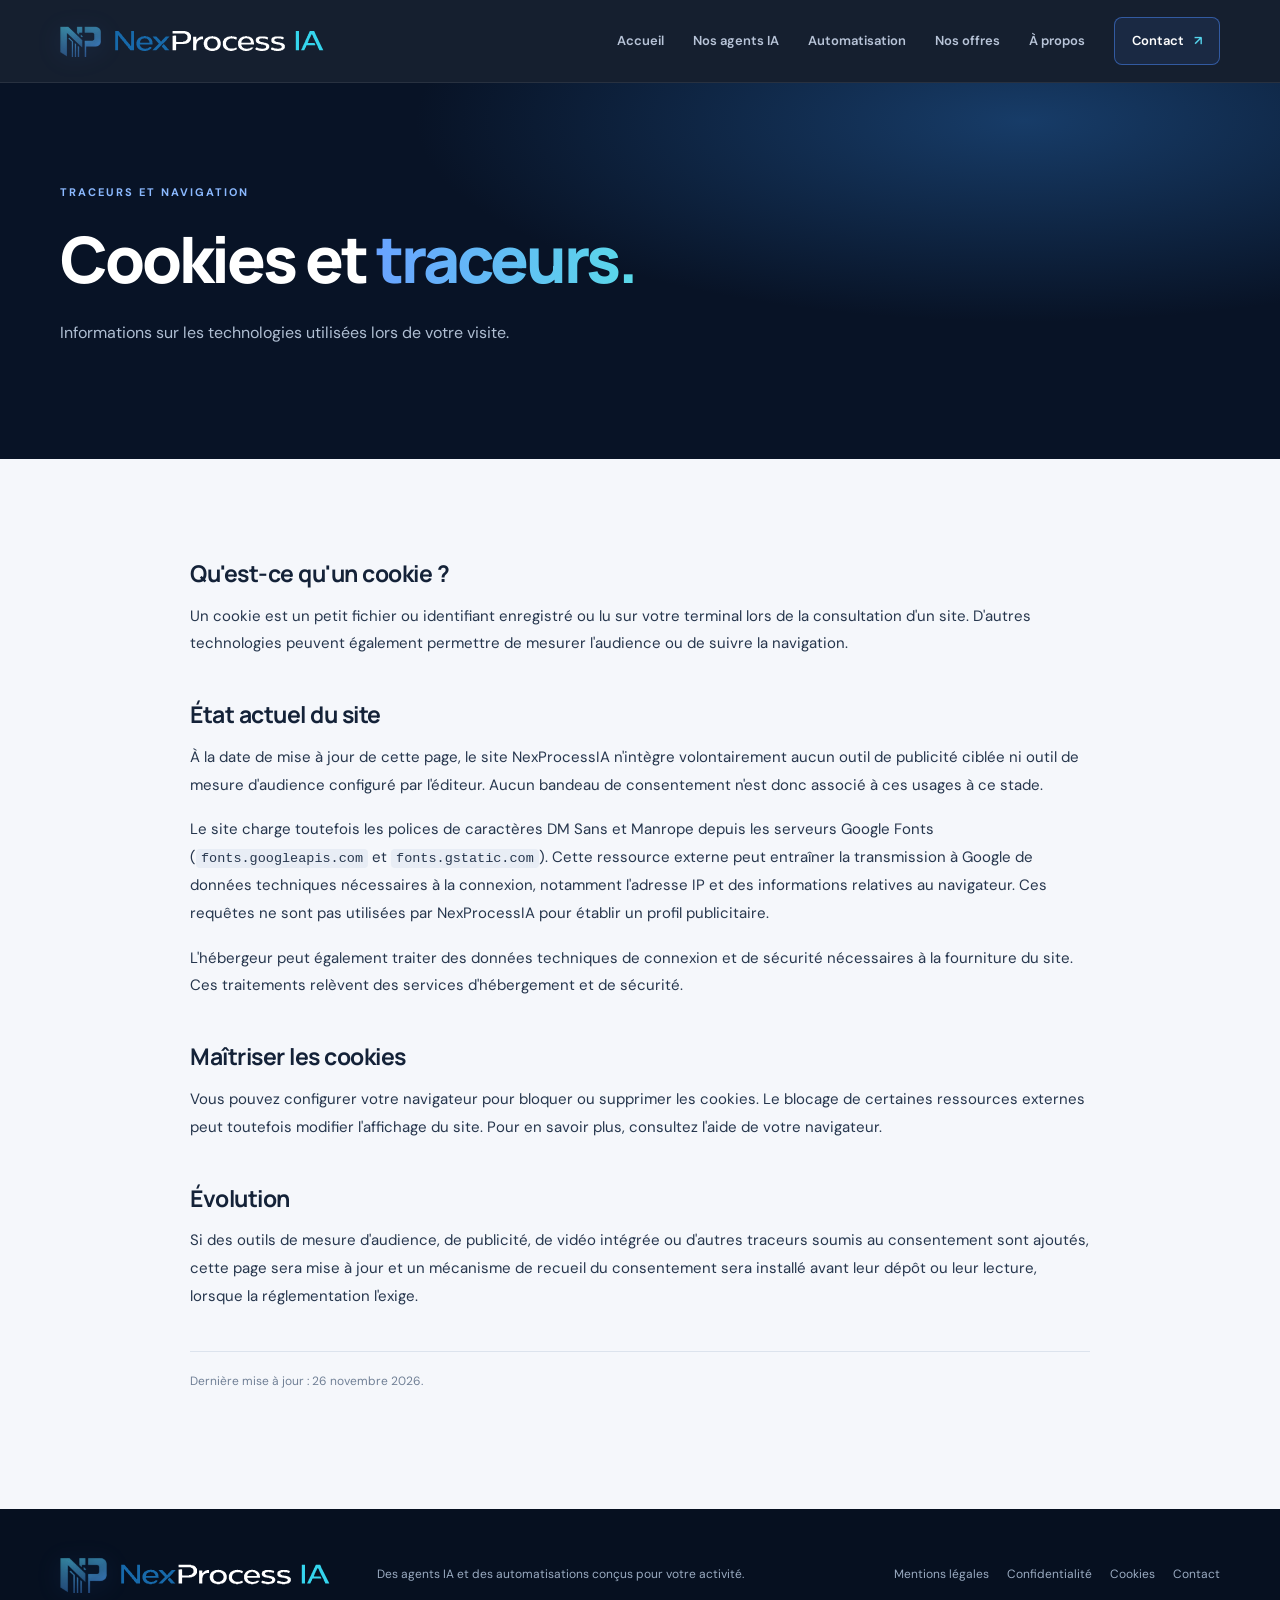
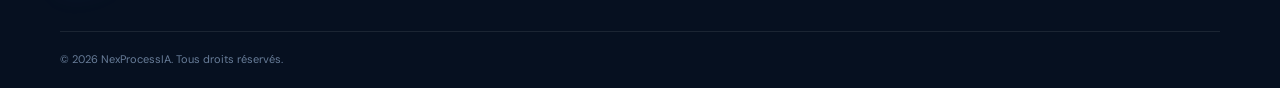
<file: cookies.html>
<!doctype html>
<html lang="fr">
<head>
<meta charset="utf-8"><meta name="viewport" content="width=device-width, initial-scale=1"><meta name="description" content="Informations sur les cookies et traceurs utilisés sur le site NexProcessIA."><title>Cookies et traceurs | NexProcessIA</title>
<link rel="preconnect" href="https://fonts.googleapis.com"><link rel="preconnect" href="https://fonts.gstatic.com" crossorigin><link href="https://fonts.googleapis.com/css2?family=DM+Sans:wght@400;500;600;700&family=Manrope:wght@400;500;600;700;800&display=swap" rel="stylesheet"><link rel="stylesheet" href="css/style.css"><script src="js/script.js" defer></script>
</head>
<body>
<header class="site-header"><div class="container nav-wrap"><a class="brand" href="index.html" aria-label="NexProcessIA, accueil"><img class="brand-logo" src="assets/nexprocessia-mark.png" alt=""><img class="brand-wordmark-image" src="assets/nexprocessia-wordmark.svg" alt="NexProcessIA"></a><button class="menu-toggle" aria-label="Ouvrir le menu" aria-expanded="false"><span></span><span></span><span></span></button><nav class="main-nav" aria-label="Navigation principale"><a href="index.html">Accueil</a><a href="nos-agents-ia.html">Nos agents IA</a><a href="automatisation.html">Automatisation</a><a href="nos-offres.html">Nos offres</a><a href="a-propos.html">À propos</a><a class="nav-cta" href="contact.html">Contact <span>↗</span></a></nav></div></header>
<main><section class="page-hero"><div class="container"><p class="eyebrow">TRACEURS ET NAVIGATION</p><h1>Cookies et <span>traceurs.</span></h1><p>Informations sur les technologies utilisées lors de votre visite.</p></div></section>
<section class="section section-light"><div class="container legal-content">
<h2>Qu'est-ce qu'un cookie ?</h2><p>Un cookie est un petit fichier ou identifiant enregistré ou lu sur votre terminal lors de la consultation d'un site. D'autres technologies peuvent également permettre de mesurer l'audience ou de suivre la navigation.</p>
<h2>État actuel du site</h2><p>À la date de mise à jour de cette page, le site NexProcessIA n'intègre volontairement aucun outil de publicité ciblée ni outil de mesure d'audience configuré par l'éditeur. Aucun bandeau de consentement n'est donc associé à ces usages à ce stade.</p>
<p>Le site charge toutefois les polices de caractères DM Sans et Manrope depuis les serveurs Google Fonts (<code>fonts.googleapis.com</code> et <code>fonts.gstatic.com</code>). Cette ressource externe peut entraîner la transmission à Google de données techniques nécessaires à la connexion, notamment l'adresse IP et des informations relatives au navigateur. Ces requêtes ne sont pas utilisées par NexProcessIA pour établir un profil publicitaire.</p>
<p>L'hébergeur peut également traiter des données techniques de connexion et de sécurité nécessaires à la fourniture du site. Ces traitements relèvent des services d'hébergement et de sécurité.</p>
<h2>Maîtriser les cookies</h2><p>Vous pouvez configurer votre navigateur pour bloquer ou supprimer les cookies. Le blocage de certaines ressources externes peut toutefois modifier l'affichage du site. Pour en savoir plus, consultez l'aide de votre navigateur.</p>
<h2>Évolution</h2><p>Si des outils de mesure d'audience, de publicité, de vidéo intégrée ou d'autres traceurs soumis au consentement sont ajoutés, cette page sera mise à jour et un mécanisme de recueil du consentement sera installé avant leur dépôt ou leur lecture, lorsque la réglementation l'exige.</p>
<p class="legal-updated">Dernière mise à jour : 26 novembre 2026.</p>
</div></section></main>
<footer class="site-footer"><div class="container footer-top"><a class="brand" href="index.html"><img class="brand-logo" src="assets/nexprocessia-mark.png" alt=""><img class="brand-wordmark-image" src="assets/nexprocessia-wordmark.svg" alt="NexProcessIA"></a><p>Des agents IA et des automatisations conçus pour votre activité.</p><div class="footer-links"><a href="mentions-legales.html">Mentions légales</a><a href="politique-confidentialite.html">Confidentialité</a><a href="cookies.html">Cookies</a><a href="contact.html">Contact</a></div></div><div class="container footer-bottom"><span>© <span id="year"></span> NexProcessIA. Tous droits réservés.</span></div></footer>
</body></html>
</file>
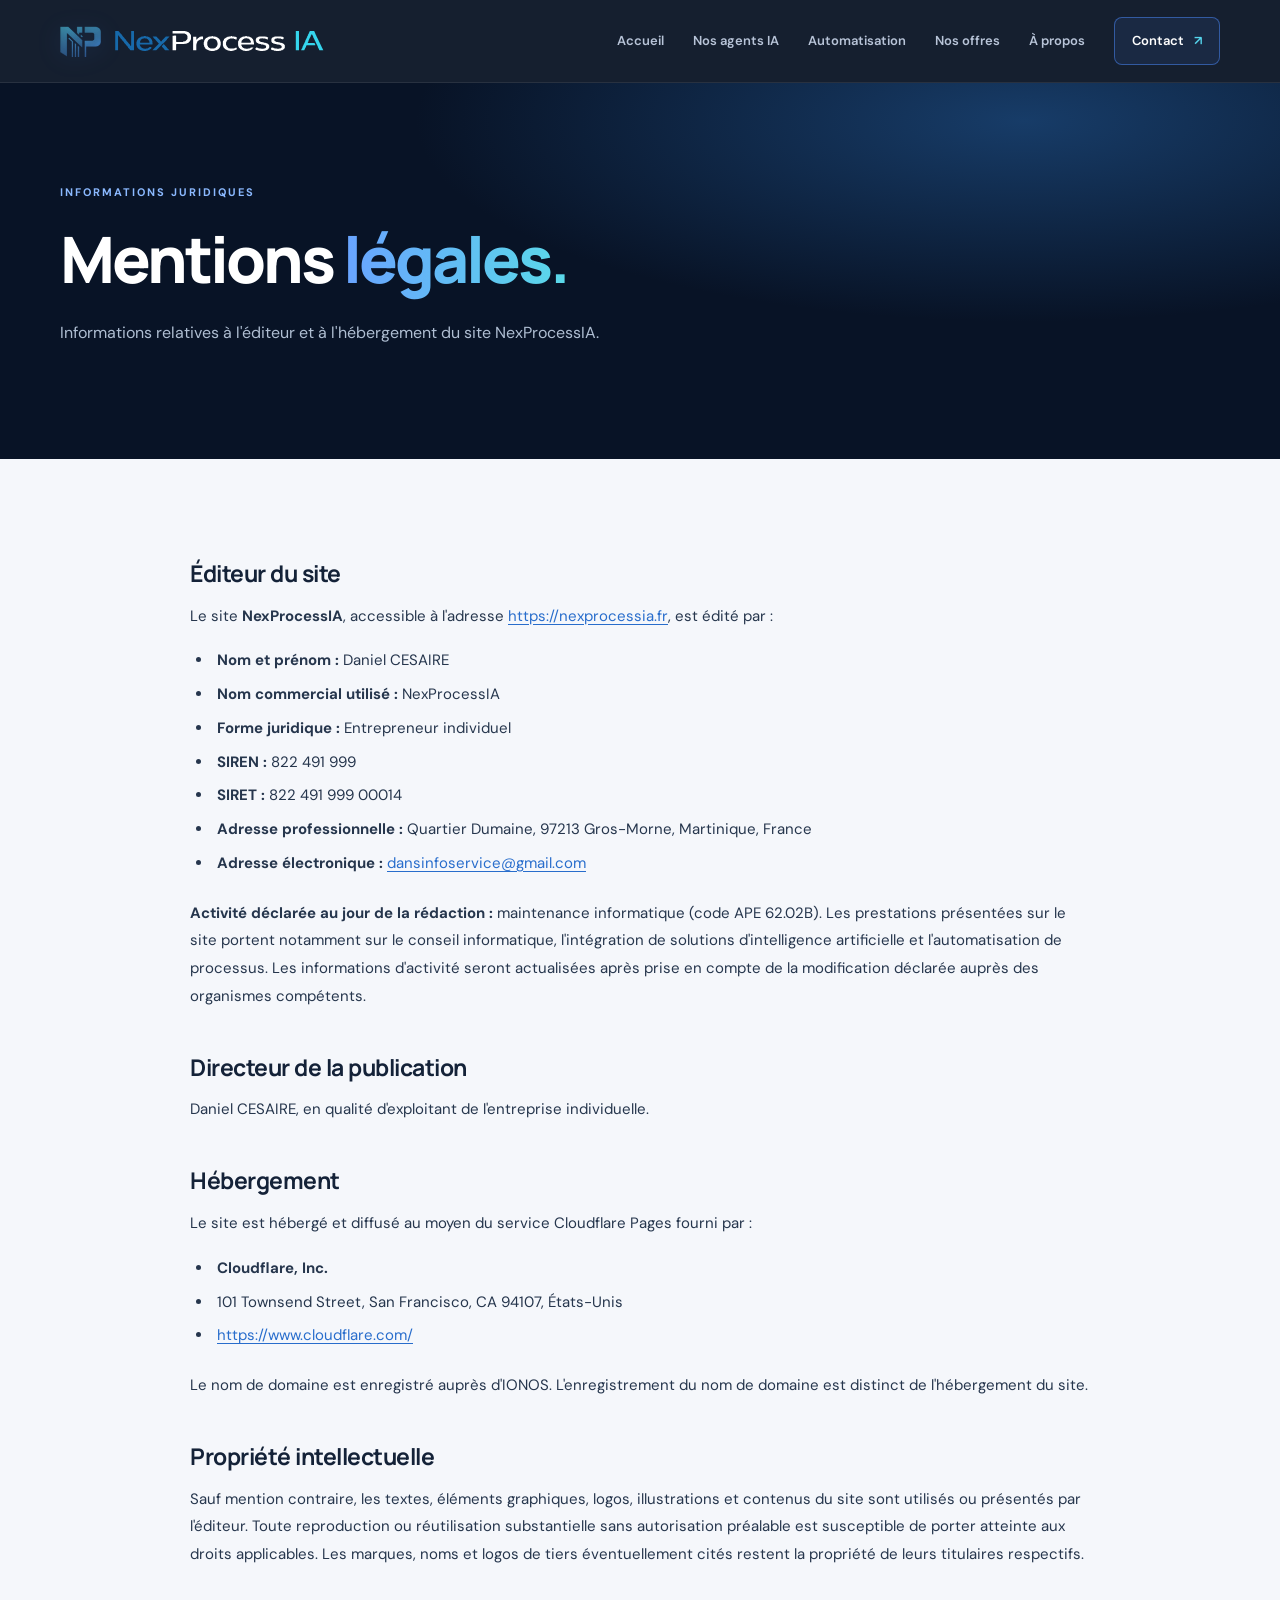
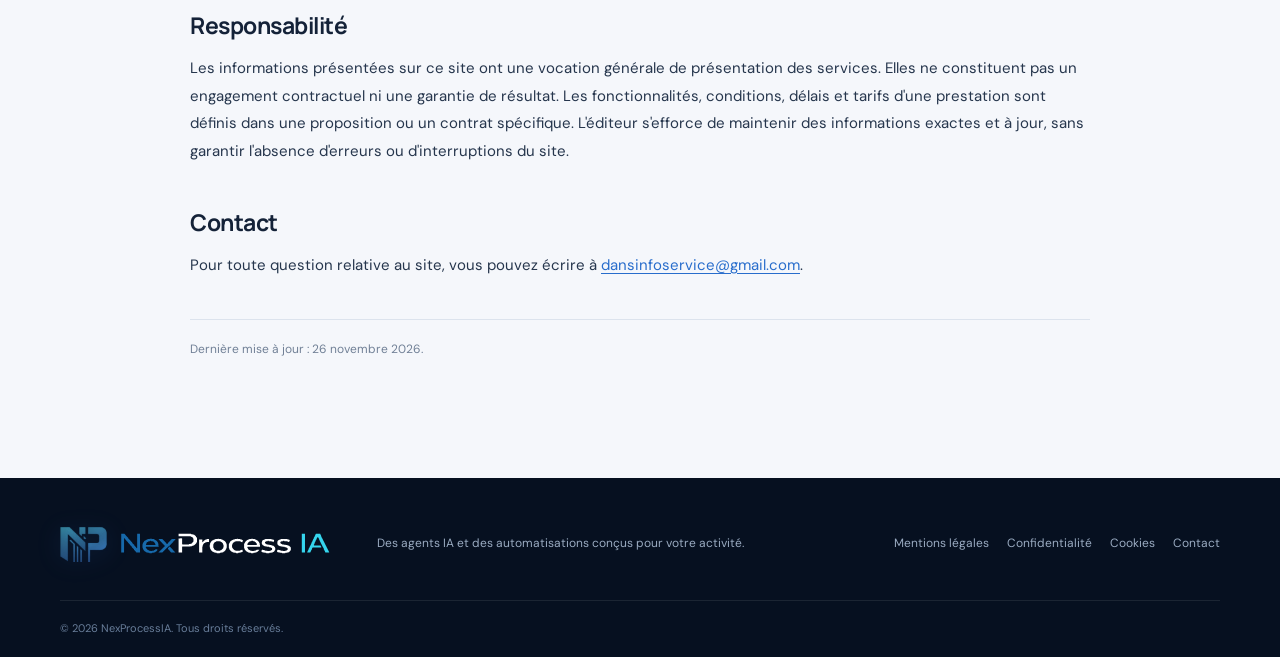
<file: mentions-legales.html>
<!doctype html>
<html lang="fr">
<head>
<meta charset="utf-8"><meta name="viewport" content="width=device-width, initial-scale=1">
<meta name="description" content="Mentions légales du site NexProcessIA."><title>Mentions légales | NexProcessIA</title>
<link rel="preconnect" href="https://fonts.googleapis.com"><link rel="preconnect" href="https://fonts.gstatic.com" crossorigin><link href="https://fonts.googleapis.com/css2?family=DM+Sans:wght@400;500;600;700&family=Manrope:wght@400;500;600;700;800&display=swap" rel="stylesheet"><link rel="stylesheet" href="css/style.css"><script src="js/script.js" defer></script>
</head>
<body>
<header class="site-header"><div class="container nav-wrap"><a class="brand" href="index.html" aria-label="NexProcessIA, accueil"><img class="brand-logo" src="assets/nexprocessia-mark.png" alt=""><img class="brand-wordmark-image" src="assets/nexprocessia-wordmark.svg" alt="NexProcessIA"></a><button class="menu-toggle" aria-label="Ouvrir le menu" aria-expanded="false"><span></span><span></span><span></span></button><nav class="main-nav" aria-label="Navigation principale"><a href="index.html">Accueil</a><a href="nos-agents-ia.html">Nos agents IA</a><a href="automatisation.html">Automatisation</a><a href="nos-offres.html">Nos offres</a><a href="a-propos.html">À propos</a><a class="nav-cta" href="contact.html">Contact <span>↗</span></a></nav></div></header>
<main><section class="page-hero"><div class="container"><p class="eyebrow">INFORMATIONS JURIDIQUES</p><h1>Mentions <span>légales.</span></h1><p>Informations relatives à l'éditeur et à l'hébergement du site NexProcessIA.</p></div></section>
<section class="section section-light"><div class="container legal-content">
<h2>Éditeur du site</h2>
<p>Le site <strong>NexProcessIA</strong>, accessible à l'adresse <a href="https://nexprocessia.fr">https://nexprocessia.fr</a>, est édité par :</p>
<ul><li><strong>Nom et prénom :</strong> Daniel CESAIRE</li><li><strong>Nom commercial utilisé :</strong> NexProcessIA</li><li><strong>Forme juridique :</strong> Entrepreneur individuel</li><li><strong>SIREN :</strong> 822 491 999</li><li><strong>SIRET :</strong> 822 491 999 00014</li><li><strong>Adresse professionnelle :</strong> Quartier Dumaine, 97213 Gros-Morne, Martinique, France</li><li><strong>Adresse électronique :</strong> <a href="mailto:dansinfoservice@gmail.com">dansinfoservice@gmail.com</a></li></ul>
<p><strong>Activité déclarée au jour de la rédaction :</strong> maintenance informatique (code APE 62.02B). Les prestations présentées sur le site portent notamment sur le conseil informatique, l'intégration de solutions d'intelligence artificielle et l'automatisation de processus. Les informations d'activité seront actualisées après prise en compte de la modification déclarée auprès des organismes compétents.</p>
<h2>Directeur de la publication</h2><p>Daniel CESAIRE, en qualité d'exploitant de l'entreprise individuelle.</p>
<h2>Hébergement</h2><p>Le site est hébergé et diffusé au moyen du service Cloudflare Pages fourni par :</p><ul><li><strong>Cloudflare, Inc.</strong></li><li>101 Townsend Street, San Francisco, CA 94107, États-Unis</li><li><a href="https://www.cloudflare.com/" target="_blank" rel="noopener noreferrer">https://www.cloudflare.com/</a></li></ul>
<p>Le nom de domaine est enregistré auprès d'IONOS. L'enregistrement du nom de domaine est distinct de l'hébergement du site.</p>
<h2>Propriété intellectuelle</h2><p>Sauf mention contraire, les textes, éléments graphiques, logos, illustrations et contenus du site sont utilisés ou présentés par l'éditeur. Toute reproduction ou réutilisation substantielle sans autorisation préalable est susceptible de porter atteinte aux droits applicables. Les marques, noms et logos de tiers éventuellement cités restent la propriété de leurs titulaires respectifs.</p>
<h2>Responsabilité</h2><p>Les informations présentées sur ce site ont une vocation générale de présentation des services. Elles ne constituent pas un engagement contractuel ni une garantie de résultat. Les fonctionnalités, conditions, délais et tarifs d'une prestation sont définis dans une proposition ou un contrat spécifique. L'éditeur s'efforce de maintenir des informations exactes et à jour, sans garantir l'absence d'erreurs ou d'interruptions du site.</p>
<h2>Contact</h2><p>Pour toute question relative au site, vous pouvez écrire à <a href="mailto:dansinfoservice@gmail.com">dansinfoservice@gmail.com</a>.</p>
<p class="legal-updated">Dernière mise à jour : 26 novembre 2026.</p>
</div></section></main>
<footer class="site-footer"><div class="container footer-top"><a class="brand" href="index.html"><img class="brand-logo" src="assets/nexprocessia-mark.png" alt=""><img class="brand-wordmark-image" src="assets/nexprocessia-wordmark.svg" alt="NexProcessIA"></a><p>Des agents IA et des automatisations conçus pour votre activité.</p><div class="footer-links"><a href="mentions-legales.html">Mentions légales</a><a href="politique-confidentialite.html">Confidentialité</a><a href="cookies.html">Cookies</a><a href="contact.html">Contact</a></div></div><div class="container footer-bottom"><span>© <span id="year"></span> NexProcessIA. Tous droits réservés.</span></div></footer>
</body></html>
</file>
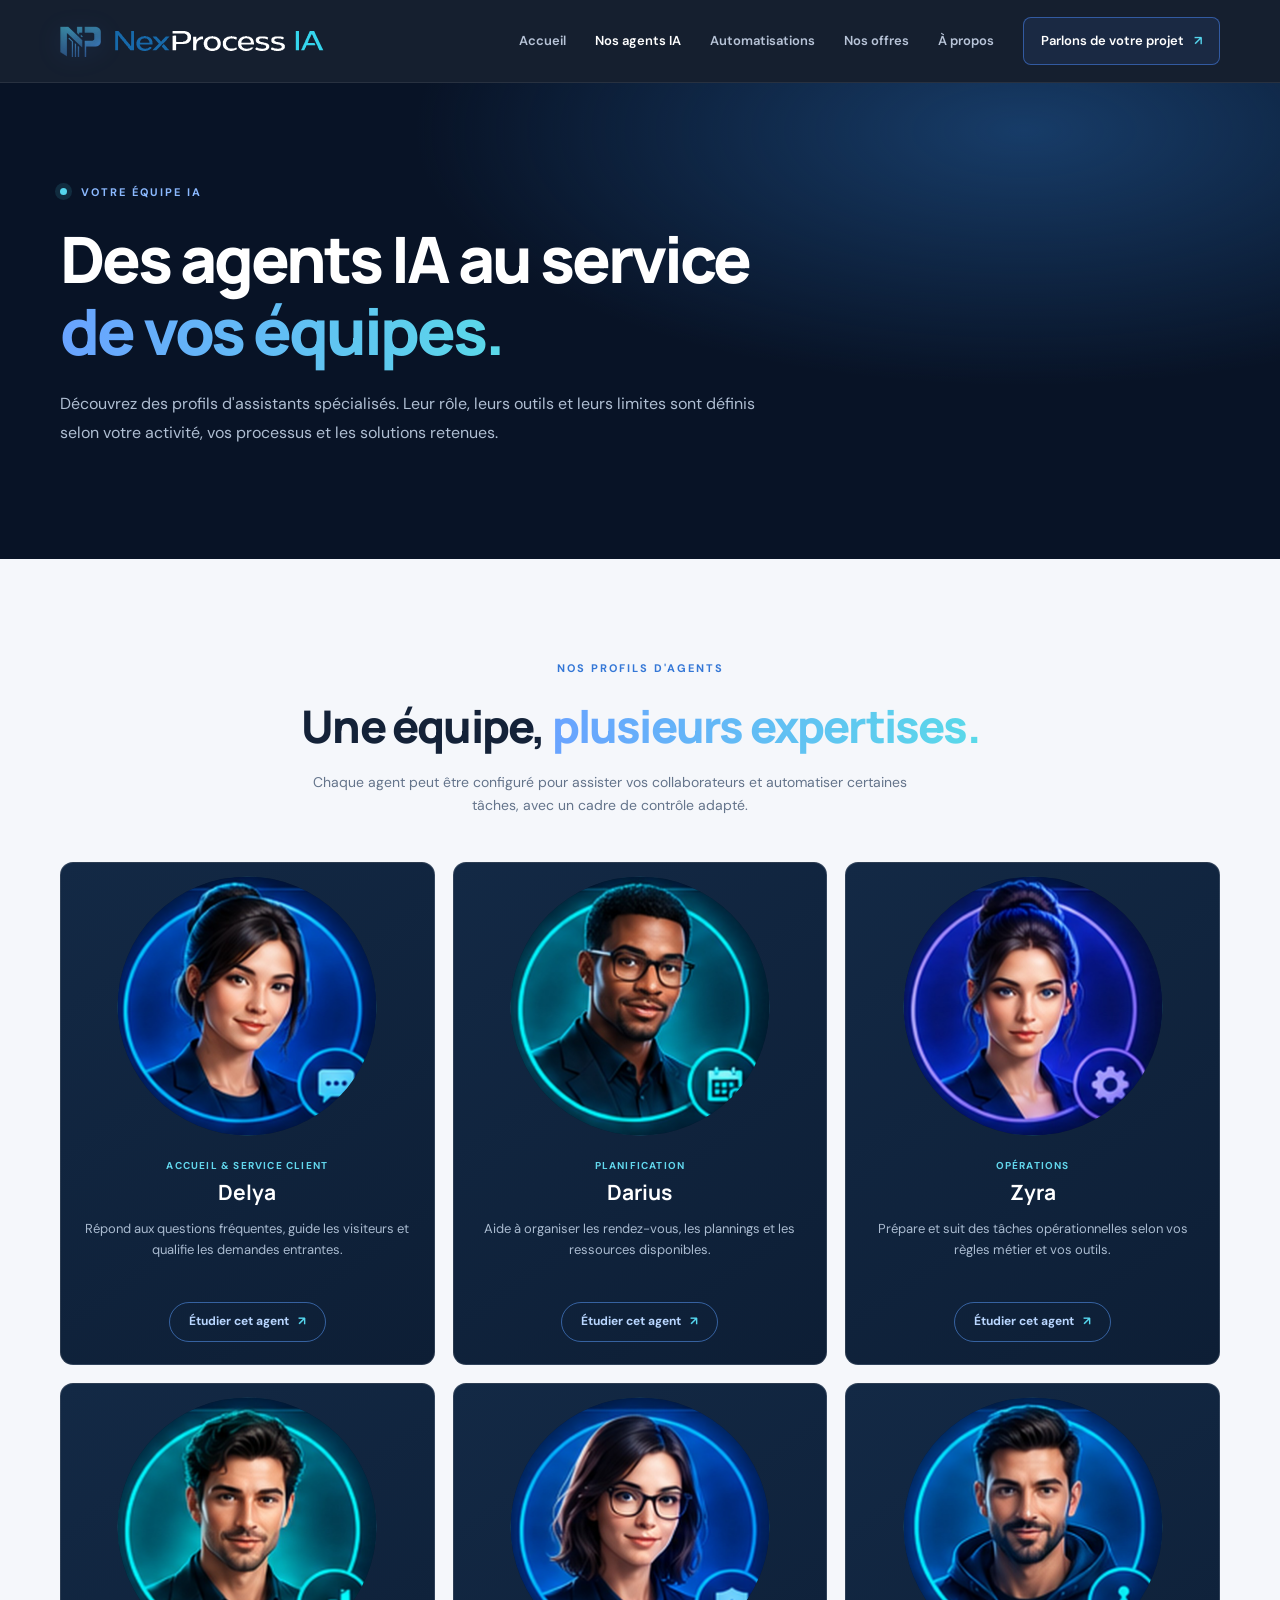
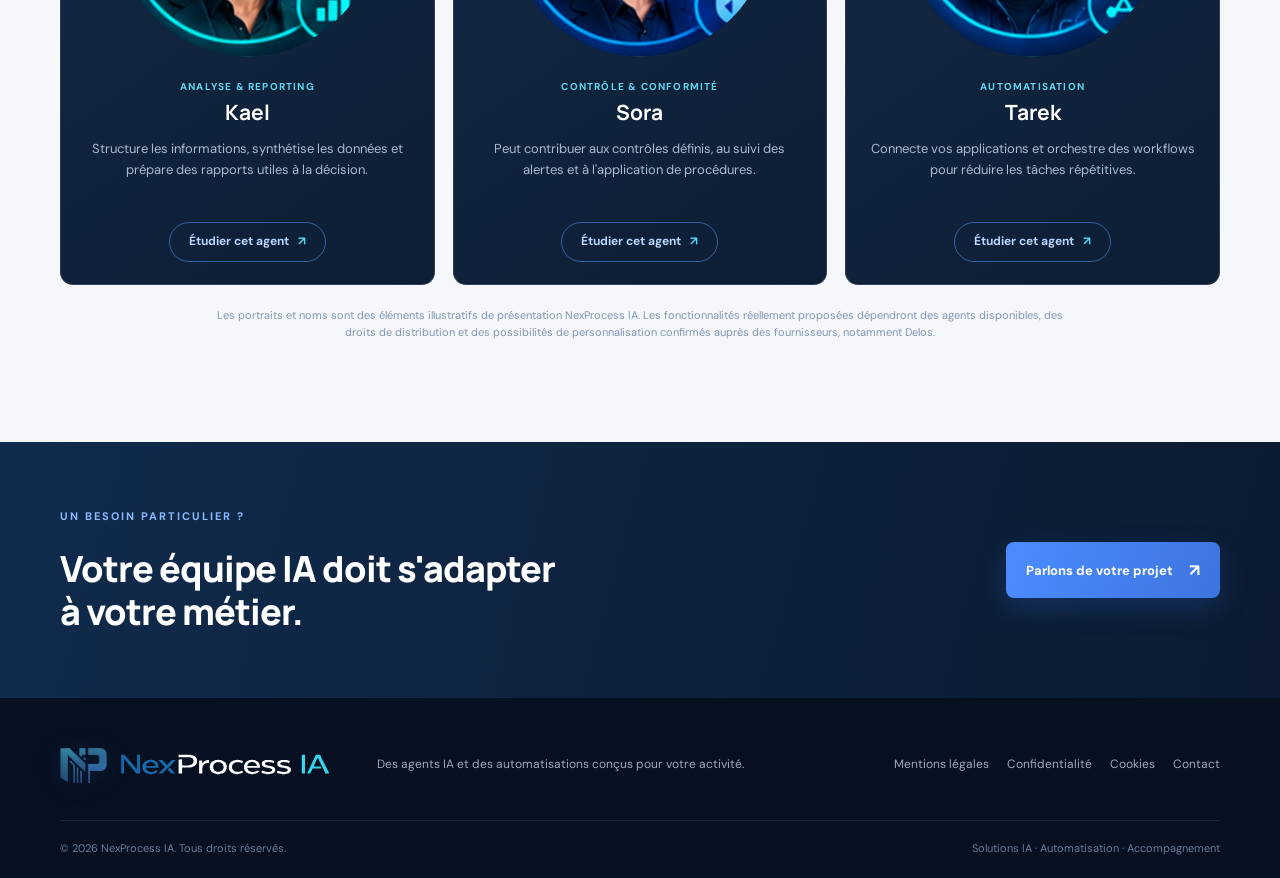
<file: nos-agents-ia.html>
<!doctype html>
<html lang="fr"><head><meta charset="utf-8"><meta name="viewport" content="width=device-width, initial-scale=1"><meta name="description" content="Découvrez les agents IA NexProcess IA : accueil client, planification, opérations, analyse et automatisation, adaptés aux besoins des entreprises en France."><title>Agents IA pour entreprises en France | NexProcess IA</title>
<meta property="og:type" content="website">
<meta property="og:locale" content="fr_FR">
<meta property="og:site_name" content="NexProcess IA">
<meta property="og:title" content="Agents IA pour entreprises en France | NexProcess IA">
<meta property="og:description" content="Découvrez les agents IA NexProcess IA : accueil client, planification, opérations, analyse et automatisation, adaptés aux besoins des entreprises en France.">
<meta property="og:url" content="https://nexprocessia-website.pages.dev/nos-agents-ia.html">
<meta name="twitter:card" content="summary">
<meta name="twitter:title" content="Agents IA pour entreprises en France | NexProcess IA">
<meta name="twitter:description" content="Découvrez les agents IA NexProcess IA : accueil client, planification, opérations, analyse et automatisation, adaptés aux besoins des entreprises en France."><link rel="preconnect" href="https://fonts.googleapis.com"><link rel="preconnect" href="https://fonts.gstatic.com" crossorigin><link href="https://fonts.googleapis.com/css2?family=DM+Sans:wght@400;500;600;700&family=Manrope:wght@400;500;600;700;800&display=swap" rel="stylesheet"><link rel="stylesheet" href="css/style.css"><script src="js/script.js" defer></script></head>
<body><header class="site-header"><div class="container nav-wrap"><a class="brand" href="index.html" aria-label="NexProcess IA, accueil"><img class="brand-logo" src="assets/nexprocessia-mark.png" alt=""><img class="brand-wordmark-image" src="assets/nexprocessia-wordmark.svg" alt="NexProcess IA"></a><button class="menu-toggle" aria-label="Ouvrir le menu" aria-expanded="false"><span></span><span></span><span></span></button><nav class="main-nav" aria-label="Navigation principale"><a href="index.html">Accueil</a><a class="active" href="nos-agents-ia.html">Nos agents IA</a><a href="automatisation.html">Automatisations</a><a href="nos-offres.html">Nos offres</a><a href="a-propos.html">À propos</a><a class="nav-cta" href="contact.html">Parlons de votre projet <span>↗</span></a></nav></div></header>
<main><section class="page-hero"><div class="container"><p class="eyebrow"><span class="pulse"></span> VOTRE ÉQUIPE IA</p><h1>Des agents IA au service<br><span>de vos équipes.</span></h1><p>Découvrez des profils d'assistants spécialisés. Leur rôle, leurs outils et leurs limites sont définis selon votre activité, vos processus et les solutions retenues.</p></div></section>
<section class="section section-light"><div class="container"><div class="section-heading centered"><p class="eyebrow dark">NOS PROFILS D'AGENTS</p><h2>Une équipe, <span>plusieurs expertises.</span></h2><p>Chaque agent peut être configuré pour assister vos collaborateurs et automatiser certaines tâches, avec un cadre de contrôle adapté.</p></div><div class="agent-cards">
<article class="agent-card"><img src="assets/agents/delya.jpg" alt="Portrait illustratif de Delya"><div class="agent-card-body"><span class="agent-tag">ACCUEIL & SERVICE CLIENT</span><h3>Delya</h3><p>Répond aux questions fréquentes, guide les visiteurs et qualifie les demandes entrantes.</p><a href="contact.html">Étudier cet agent <b>↗</b></a></div></article>
<article class="agent-card"><img src="assets/agents/darius.jpg" alt="Portrait illustratif de Darius"><div class="agent-card-body"><span class="agent-tag">PLANIFICATION</span><h3>Darius</h3><p>Aide à organiser les rendez-vous, les plannings et les ressources disponibles.</p><a href="contact.html">Étudier cet agent <b>↗</b></a></div></article>
<article class="agent-card"><img src="assets/agents/zyra.jpg" alt="Portrait illustratif de Zyra"><div class="agent-card-body"><span class="agent-tag">OPÉRATIONS</span><h3>Zyra</h3><p>Prépare et suit des tâches opérationnelles selon vos règles métier et vos outils.</p><a href="contact.html">Étudier cet agent <b>↗</b></a></div></article>
<article class="agent-card"><img src="assets/agents/kael.jpg" alt="Portrait illustratif de Kael"><div class="agent-card-body"><span class="agent-tag">ANALYSE & REPORTING</span><h3>Kael</h3><p>Structure les informations, synthétise les données et prépare des rapports utiles à la décision.</p><a href="contact.html">Étudier cet agent <b>↗</b></a></div></article>
<article class="agent-card"><img src="assets/agents/sora.jpg" alt="Portrait illustratif de Sora"><div class="agent-card-body"><span class="agent-tag">CONTRÔLE & CONFORMITÉ</span><h3>Sora</h3><p>Peut contribuer aux contrôles définis, au suivi des alertes et à l'application de procédures.</p><a href="contact.html">Étudier cet agent <b>↗</b></a></div></article>
<article class="agent-card"><img src="assets/agents/tarek.jpg" alt="Portrait illustratif de Tarek"><div class="agent-card-body"><span class="agent-tag">AUTOMATISATION</span><h3>Tarek</h3><p>Connecte vos applications et orchestre des workflows pour réduire les tâches répétitives.</p><a href="contact.html">Étudier cet agent <b>↗</b></a></div></article>
</div><p class="agent-disclaimer">Les portraits et noms sont des éléments illustratifs de présentation NexProcess IA. Les fonctionnalités réellement proposées dépendront des agents disponibles, des droits de distribution et des possibilités de personnalisation confirmés auprès des fournisseurs, notamment Delos.</p></div></section>
<section class="cta-band"><div class="container cta-inner"><div><p class="eyebrow">UN BESOIN PARTICULIER ?</p><h2>Votre équipe IA doit s'adapter<br>à votre métier.</h2></div><a class="btn btn-primary" href="contact.html">Parlons de votre projet <span>↗</span></a></div></section></main>
<footer class="site-footer"><div class="container footer-top"><a class="brand" href="index.html" aria-label="NexProcess IA, accueil"><img class="brand-logo" src="assets/nexprocessia-mark.png" alt=""><img class="brand-wordmark-image" src="assets/nexprocessia-wordmark.svg" alt="NexProcess IA"></a><p>Des agents IA et des automatisations conçus pour votre activité.</p><div class="footer-links"><a href="mentions-legales.html">Mentions légales</a><a href="politique-confidentialite.html">Confidentialité</a><a href="cookies.html">Cookies</a><a href="contact.html">Contact</a></div></div><div class="container footer-bottom"><span>© <span id="year"></span> NexProcess IA. Tous droits réservés.</span><span>Solutions IA · Automatisation · Accompagnement</span></div></footer></body></html>
</file>
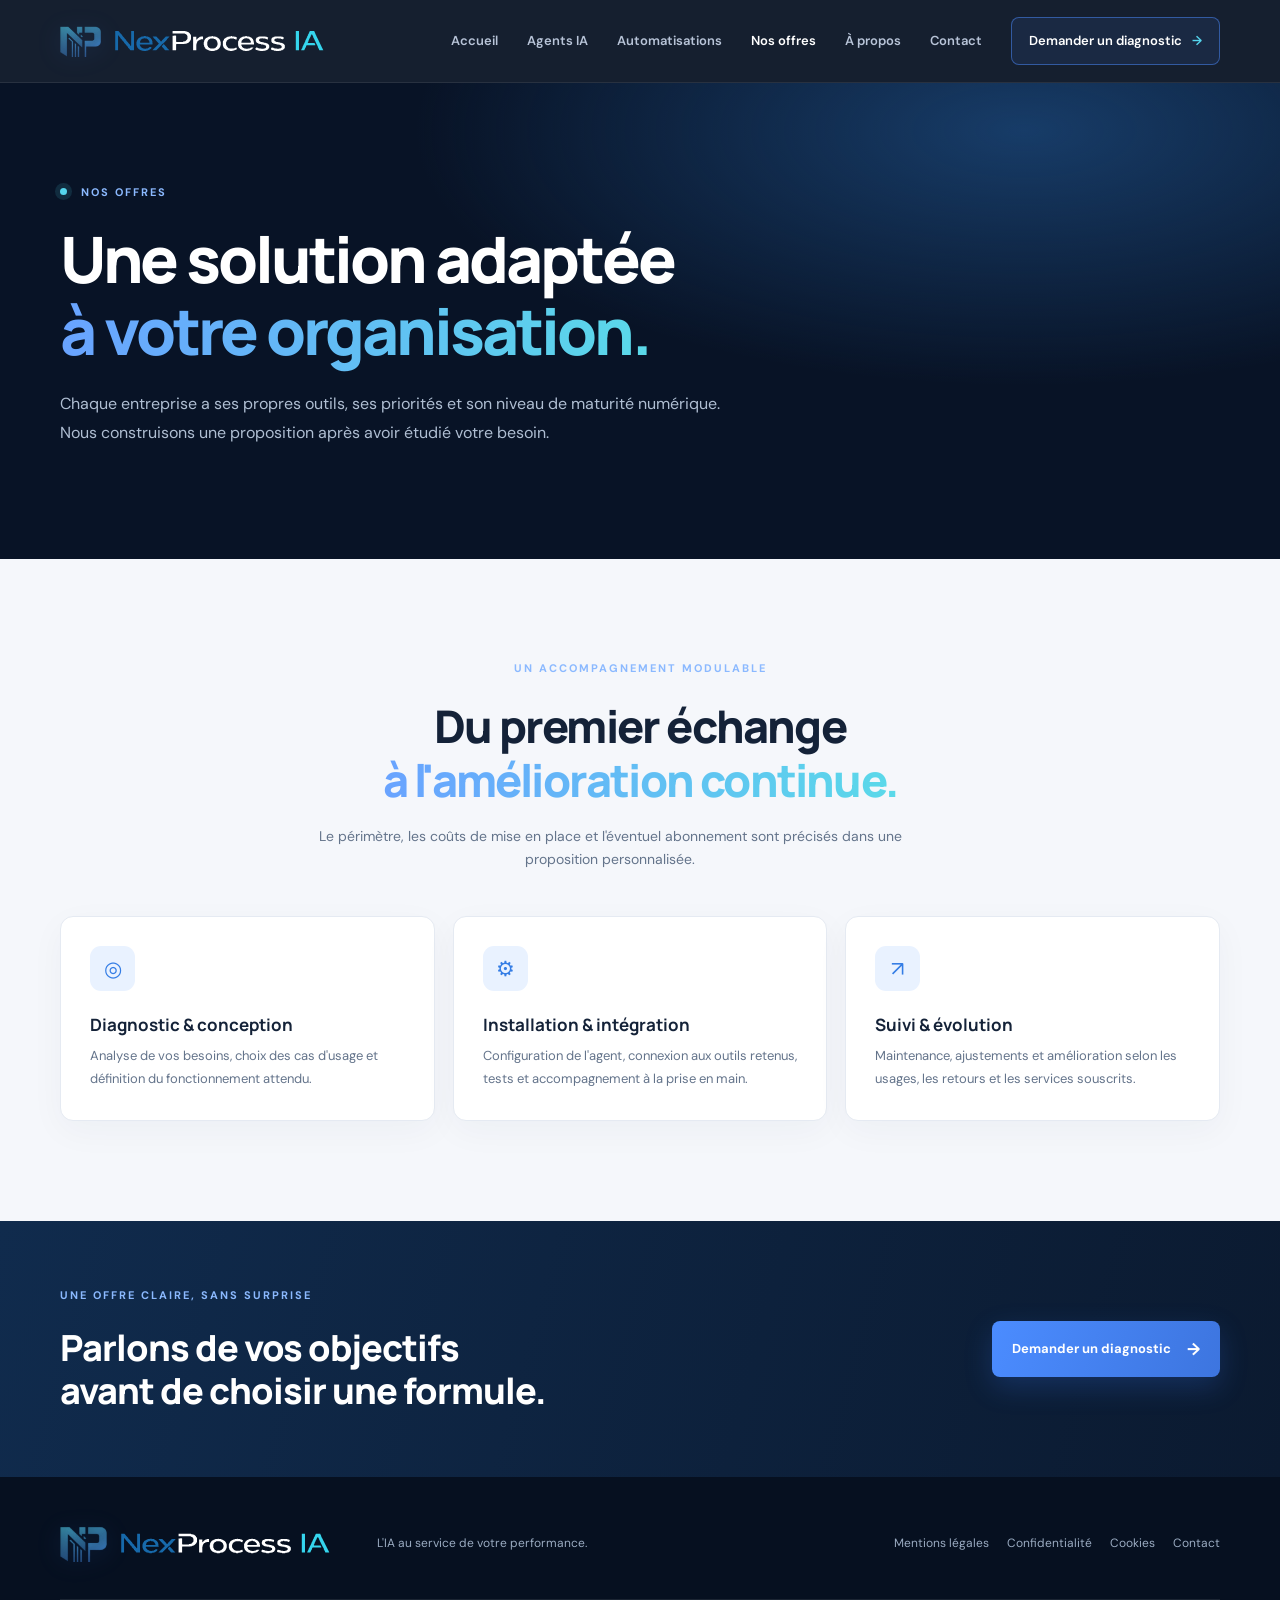
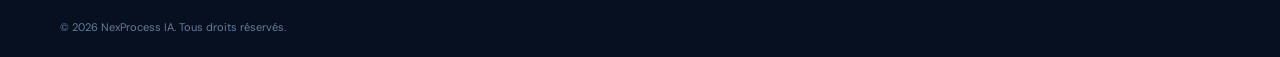
<file: nos-offres.html>
<!doctype html>
<html lang="fr"><head><meta charset="utf-8"><meta name="viewport" content="width=device-width, initial-scale=1"><meta name="description" content="Diagnostic, conception, intégration et accompagnement : découvrez les services NexProcess IA pour déployer des agents IA et automatiser vos processus métier."><title>Offres d'agents IA et automatisation | NexProcess IA</title>
<meta property="og:type" content="website">
<meta property="og:locale" content="fr_FR">
<meta property="og:site_name" content="NexProcess IA">
<meta property="og:title" content="Offres d'agents IA et automatisation | NexProcess IA">
<meta property="og:description" content="Diagnostic, conception, intégration et accompagnement : découvrez les services NexProcess IA pour déployer des agents IA et automatiser vos processus métier.">
<meta property="og:url" content="https://nexprocessia-website.pages.dev/nos-offres.html">
<meta name="twitter:card" content="summary">
<meta name="twitter:title" content="Offres d'agents IA et automatisation | NexProcess IA">
<meta name="twitter:description" content="Diagnostic, conception, intégration et accompagnement : découvrez les services NexProcess IA pour déployer des agents IA et automatiser vos processus métier."><link rel="preconnect" href="https://fonts.googleapis.com"><link rel="preconnect" href="https://fonts.gstatic.com" crossorigin><link href="https://fonts.googleapis.com/css2?family=DM+Sans:wght@400;500;600;700&family=Manrope:wght@400;500;600;700;800&display=swap" rel="stylesheet"><link rel="stylesheet" href="css/style.css"><script src="js/script.js" defer></script></head>
<body><header class="site-header"><div class="container nav-wrap"><a class="brand" href="index.html"><img class="brand-logo" src="assets/nexprocessia-mark.png" alt=""><img class="brand-wordmark-image" src="assets/nexprocessia-wordmark.svg" alt="NexProcess IA"></a><button class="menu-toggle" aria-label="Ouvrir le menu" aria-expanded="false"><span></span><span></span><span></span></button><nav class="main-nav"><a href="index.html">Accueil</a><a href="nos-agents-ia.html">Agents IA</a><a href="automatisation.html">Automatisations</a><a class="active" href="nos-offres.html">Nos offres</a><a href="a-propos.html">À propos</a><a href="contact.html">Contact</a><a class="nav-cta" href="contact.html">Demander un diagnostic <span>→</span></a></nav></div></header>
<main><section class="page-hero"><div class="container"><p class="eyebrow"><span class="pulse"></span> NOS OFFRES</p><h1>Une solution adaptée<br><span>à votre organisation.</span></h1><p>Chaque entreprise a ses propres outils, ses priorités et son niveau de maturité numérique. Nous construisons une proposition après avoir étudié votre besoin.</p></div></section>
<section class="section section-light"><div class="container"><div class="section-heading centered"><p class="eyebrow">UN ACCOMPAGNEMENT MODULABLE</p><h2>Du premier échange<br><span>à l'amélioration continue.</span></h2><p>Le périmètre, les coûts de mise en place et l'éventuel abonnement sont précisés dans une proposition personnalisée.</p></div><div class="feature-grid"><article class="feature-card"><div class="feature-icon">◎</div><h3>Diagnostic & conception</h3><p>Analyse de vos besoins, choix des cas d'usage et définition du fonctionnement attendu.</p></article><article class="feature-card"><div class="feature-icon">⚙</div><h3>Installation & intégration</h3><p>Configuration de l'agent, connexion aux outils retenus, tests et accompagnement à la prise en main.</p></article><article class="feature-card"><div class="feature-icon">↗</div><h3>Suivi & évolution</h3><p>Maintenance, ajustements et amélioration selon les usages, les retours et les services souscrits.</p></article></div></div></section>
<section class="cta-band"><div class="container cta-inner"><div><p class="eyebrow">UNE OFFRE CLAIRE, SANS SURPRISE</p><h2>Parlons de vos objectifs<br>avant de choisir une formule.</h2></div><a class="btn btn-primary" href="contact.html">Demander un diagnostic <span>→</span></a></div></section></main>
<footer class="site-footer"><div class="container footer-top"><a class="brand" href="index.html"><img class="brand-logo" src="assets/nexprocessia-mark.png" alt=""><img class="brand-wordmark-image" src="assets/nexprocessia-wordmark.svg" alt="NexProcess IA"></a><p>L'IA au service de votre performance.</p><div class="footer-links"><a href="mentions-legales.html">Mentions légales</a><a href="politique-confidentialite.html">Confidentialité</a><a href="cookies.html">Cookies</a><a href="contact.html">Contact</a></div></div><div class="container footer-bottom"><span>© <span id="year"></span> NexProcess IA. Tous droits réservés.</span></div></footer></body></html>
</file>
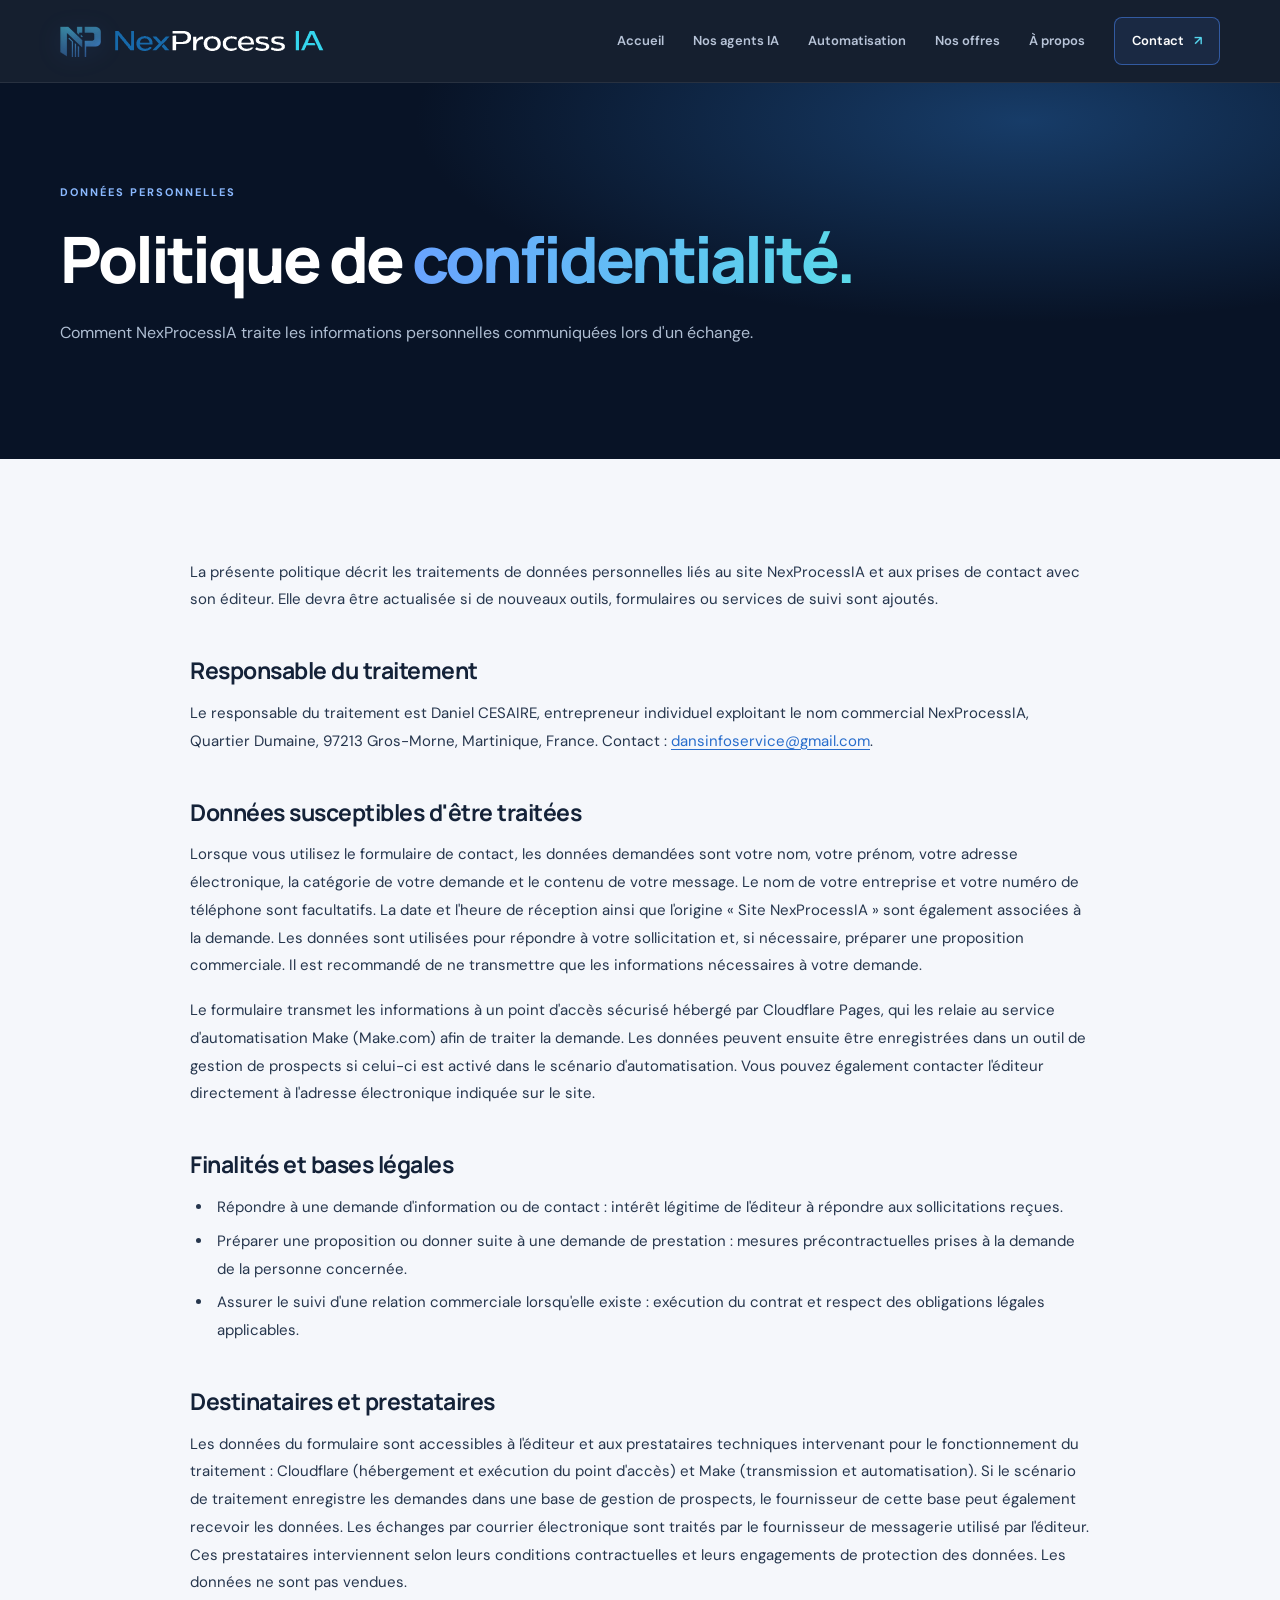
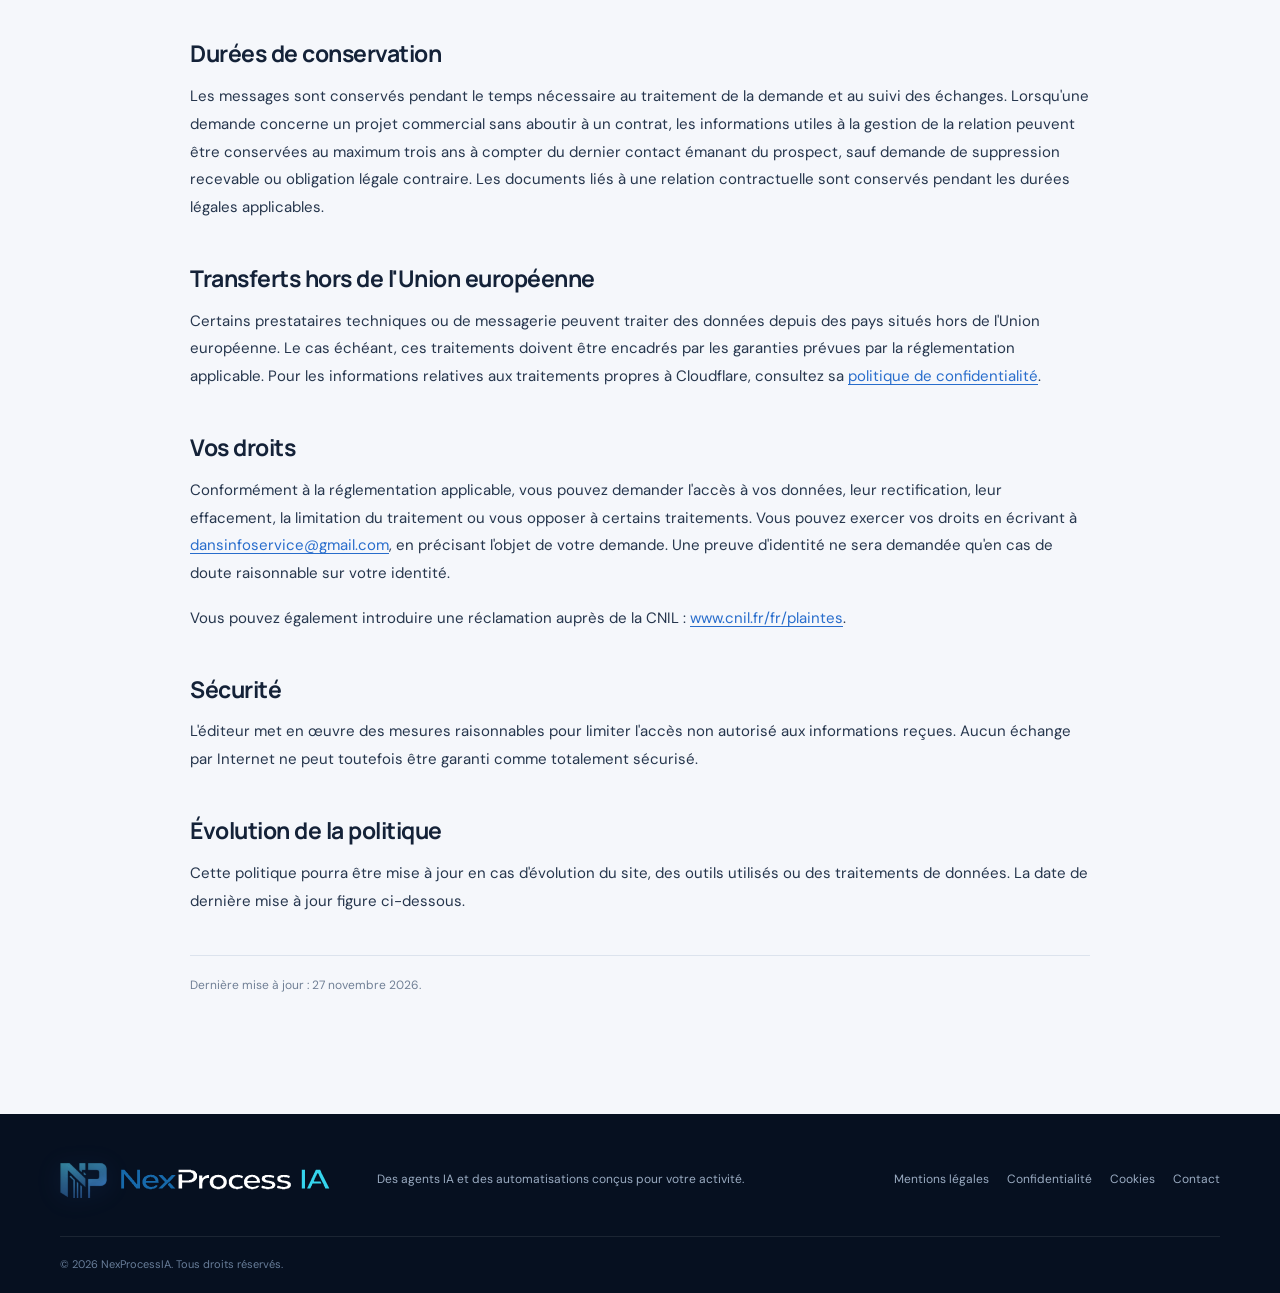
<file: politique-confidentialite.html>
<!doctype html>
<html lang="fr">
<head>
<meta charset="utf-8"><meta name="viewport" content="width=device-width, initial-scale=1"><meta name="description" content="Politique de confidentialité et protection des données personnelles de NexProcessIA."><title>Politique de confidentialité | NexProcessIA</title>
<link rel="preconnect" href="https://fonts.googleapis.com"><link rel="preconnect" href="https://fonts.gstatic.com" crossorigin><link href="https://fonts.googleapis.com/css2?family=DM+Sans:wght@400;500;600;700&family=Manrope:wght@400;500;600;700;800&display=swap" rel="stylesheet"><link rel="stylesheet" href="css/style.css"><script src="js/script.js" defer></script>
</head>
<body>
<header class="site-header"><div class="container nav-wrap"><a class="brand" href="index.html" aria-label="NexProcessIA, accueil"><img class="brand-logo" src="assets/nexprocessia-mark.png" alt=""><img class="brand-wordmark-image" src="assets/nexprocessia-wordmark.svg" alt="NexProcessIA"></a><button class="menu-toggle" aria-label="Ouvrir le menu" aria-expanded="false"><span></span><span></span><span></span></button><nav class="main-nav" aria-label="Navigation principale"><a href="index.html">Accueil</a><a href="nos-agents-ia.html">Nos agents IA</a><a href="automatisation.html">Automatisation</a><a href="nos-offres.html">Nos offres</a><a href="a-propos.html">À propos</a><a class="nav-cta" href="contact.html">Contact <span>↗</span></a></nav></div></header>
<main><section class="page-hero"><div class="container"><p class="eyebrow">DONNÉES PERSONNELLES</p><h1>Politique de <span>confidentialité.</span></h1><p>Comment NexProcessIA traite les informations personnelles communiquées lors d'un échange.</p></div></section>
<section class="section section-light"><div class="container legal-content">
<p>La présente politique décrit les traitements de données personnelles liés au site NexProcessIA et aux prises de contact avec son éditeur. Elle devra être actualisée si de nouveaux outils, formulaires ou services de suivi sont ajoutés.</p>
<h2>Responsable du traitement</h2><p>Le responsable du traitement est Daniel CESAIRE, entrepreneur individuel exploitant le nom commercial NexProcessIA, Quartier Dumaine, 97213 Gros-Morne, Martinique, France. Contact : <a href="mailto:dansinfoservice@gmail.com">dansinfoservice@gmail.com</a>.</p>
<h2>Données susceptibles d'être traitées</h2><p>Lorsque vous utilisez le formulaire de contact, les données demandées sont votre nom, votre prénom, votre adresse électronique, la catégorie de votre demande et le contenu de votre message. Le nom de votre entreprise et votre numéro de téléphone sont facultatifs. La date et l'heure de réception ainsi que l'origine « Site NexProcessIA » sont également associées à la demande. Les données sont utilisées pour répondre à votre sollicitation et, si nécessaire, préparer une proposition commerciale. Il est recommandé de ne transmettre que les informations nécessaires à votre demande.</p>
<p>Le formulaire transmet les informations à un point d'accès sécurisé hébergé par Cloudflare Pages, qui les relaie au service d'automatisation Make (Make.com) afin de traiter la demande. Les données peuvent ensuite être enregistrées dans un outil de gestion de prospects si celui-ci est activé dans le scénario d'automatisation. Vous pouvez également contacter l'éditeur directement à l'adresse électronique indiquée sur le site.</p>
<h2>Finalités et bases légales</h2><ul><li>Répondre à une demande d'information ou de contact : intérêt légitime de l'éditeur à répondre aux sollicitations reçues.</li><li>Préparer une proposition ou donner suite à une demande de prestation : mesures précontractuelles prises à la demande de la personne concernée.</li><li>Assurer le suivi d'une relation commerciale lorsqu'elle existe : exécution du contrat et respect des obligations légales applicables.</li></ul>
<h2>Destinataires et prestataires</h2><p>Les données du formulaire sont accessibles à l'éditeur et aux prestataires techniques intervenant pour le fonctionnement du traitement : Cloudflare (hébergement et exécution du point d'accès) et Make (transmission et automatisation). Si le scénario de traitement enregistre les demandes dans une base de gestion de prospects, le fournisseur de cette base peut également recevoir les données. Les échanges par courrier électronique sont traités par le fournisseur de messagerie utilisé par l'éditeur. Ces prestataires interviennent selon leurs conditions contractuelles et leurs engagements de protection des données. Les données ne sont pas vendues.</p>
<h2>Durées de conservation</h2><p>Les messages sont conservés pendant le temps nécessaire au traitement de la demande et au suivi des échanges. Lorsqu'une demande concerne un projet commercial sans aboutir à un contrat, les informations utiles à la gestion de la relation peuvent être conservées au maximum trois ans à compter du dernier contact émanant du prospect, sauf demande de suppression recevable ou obligation légale contraire. Les documents liés à une relation contractuelle sont conservés pendant les durées légales applicables.</p>
<h2>Transferts hors de l'Union européenne</h2><p>Certains prestataires techniques ou de messagerie peuvent traiter des données depuis des pays situés hors de l'Union européenne. Le cas échéant, ces traitements doivent être encadrés par les garanties prévues par la réglementation applicable. Pour les informations relatives aux traitements propres à Cloudflare, consultez sa <a href="https://www.cloudflare.com/privacypolicy/" target="_blank" rel="noopener noreferrer">politique de confidentialité</a>.</p>
<h2>Vos droits</h2><p>Conformément à la réglementation applicable, vous pouvez demander l'accès à vos données, leur rectification, leur effacement, la limitation du traitement ou vous opposer à certains traitements. Vous pouvez exercer vos droits en écrivant à <a href="mailto:dansinfoservice@gmail.com">dansinfoservice@gmail.com</a>, en précisant l'objet de votre demande. Une preuve d'identité ne sera demandée qu'en cas de doute raisonnable sur votre identité.</p>
<p>Vous pouvez également introduire une réclamation auprès de la CNIL : <a href="https://www.cnil.fr/fr/plaintes" target="_blank" rel="noopener noreferrer">www.cnil.fr/fr/plaintes</a>.</p>
<h2>Sécurité</h2><p>L'éditeur met en œuvre des mesures raisonnables pour limiter l'accès non autorisé aux informations reçues. Aucun échange par Internet ne peut toutefois être garanti comme totalement sécurisé.</p>
<h2>Évolution de la politique</h2><p>Cette politique pourra être mise à jour en cas d'évolution du site, des outils utilisés ou des traitements de données. La date de dernière mise à jour figure ci-dessous.</p>
<p class="legal-updated">Dernière mise à jour : 27 novembre 2026.</p>
</div></section></main>
<footer class="site-footer"><div class="container footer-top"><a class="brand" href="index.html"><img class="brand-logo" src="assets/nexprocessia-mark.png" alt=""><img class="brand-wordmark-image" src="assets/nexprocessia-wordmark.svg" alt="NexProcessIA"></a><p>Des agents IA et des automatisations conçus pour votre activité.</p><div class="footer-links"><a href="mentions-legales.html">Mentions légales</a><a href="politique-confidentialite.html">Confidentialité</a><a href="cookies.html">Cookies</a><a href="contact.html">Contact</a></div></div><div class="container footer-bottom"><span>© <span id="year"></span> NexProcessIA. Tous droits réservés.</span></div></footer>
</body></html>
</file>
<file: css/style.css>
*{box-sizing:border-box} :root{--navy:#081326;--navy2:#0d1d35;--blue:#4b8cff;--cyan:#55d5ed;--ink:#142238;--muted:#64748b;--paper:#f5f7fb;--white:#fff;--line:rgba(255,255,255,.12);--font:'DM Sans',sans-serif;--display:'Manrope',sans-serif}html{scroll-behavior:smooth}body{margin:0;font-family:var(--font);color:var(--ink);background:var(--paper);line-height:1.65}a{color:inherit;text-decoration:none}.container{width:min(1160px,calc(100% - 48px));margin:auto}.site-header{position:sticky;top:0;z-index:20;background:rgba(7,18,35,.94);backdrop-filter:blur(16px);border-bottom:1px solid rgba(255,255,255,.08)}.nav-wrap{height:82px;display:flex;align-items:center;justify-content:space-between}.brand{display:inline-flex;align-items:center;gap:10px;color:#fff;font:700 19px var(--display);letter-spacing:-.6px;white-space:nowrap}.brand-logo{display:block;width:42px;height:42px;object-fit:contain;filter:drop-shadow(0 4px 12px #4b8cff35)}.brand-name{color:#fff}.brand b{color:var(--cyan)}.main-nav{display:flex;align-items:center;gap:29px;color:#b8c4d8;font-size:13px;font-weight:600}.main-nav a{transition:.2s}.main-nav a:hover,.main-nav a.active{color:#fff}.main-nav .nav-cta{padding:12px 17px;border:1px solid #4c8cff80;border-radius:8px;color:#fff;background:#4b8cff18}.nav-cta span{color:var(--cyan);margin-left:7px}.menu-toggle{display:none;background:none;border:0;padding:8px}.menu-toggle span{display:block;width:23px;height:2px;background:white;margin:5px}.hero,.section-dark,.page-hero{background:var(--navy);color:#fff}.hero{position:relative;overflow:hidden;padding:92px 0 30px}.hero-glow{position:absolute;width:700px;height:700px;right:-120px;top:-250px;background:radial-gradient(circle,#1556a84a,transparent 68%);pointer-events:none}.hero-grid{position:relative;display:grid;grid-template-columns:1.08fr .92fr;gap:50px;align-items:center;min-height:470px}.eyebrow{font-size:10px;letter-spacing:2px;font-weight:700;color:#8bb9ff;text-transform:uppercase;margin:0 0 22px}.eyebrow.dark{color:#3477d6}.pulse{display:inline-block;width:7px;height:7px;background:var(--cyan);border-radius:50%;margin:0 9px 1px 0;box-shadow:0 0 0 5px #55d5ed20}.hero h1,.page-hero h1{font:800 clamp(42px,5vw,66px)/1.12 var(--display);letter-spacing:-3px;margin:0 0 24px}.hero h1 span,.page-hero h1 span,.section-heading h2 span,.split-section h2 span,.about-layout h2 span{background:linear-gradient(90deg,#69a3ff,#5ad9e9);-webkit-background-clip:text;background-clip:text;color:transparent}.hero-lead{max-width:590px;color:#b4c2d7;font-size:16px;line-height:1.8}.hero-actions{display:flex;align-items:center;gap:14px;margin:32px 0}.btn{display:inline-flex;align-items:center;justify-content:center;gap:16px;padding:14px 20px;border-radius:8px;font-size:13px;font-weight:700;transition:transform .2s,box-shadow .2s;border:0;cursor:pointer}.btn:hover{transform:translateY(-2px)}.btn-primary{background:linear-gradient(110deg,#4b8cff,#3d75df);color:#fff;box-shadow:0 10px 28px #397cff35}.btn-primary:hover{box-shadow:0 13px 32px #397cff55}.btn-primary span{font-size:17px}.btn-quiet{color:#dbe7f8}.btn-quiet span{color:var(--cyan);font-size:18px}.hero-proof{display:flex;align-items:center;gap:10px;color:#91a2ba;font-size:12px}.proof-icon{color:var(--cyan);font-size:18px}.hero-visual{height:440px;position:relative;display:grid;place-items:center}.orbit{position:absolute;border:1px solid #4d9fff30;border-radius:50%;transform:rotate(-22deg)}.orbit-one{width:370px;height:280px}.orbit-two{width:470px;height:350px;transform:rotate(32deg);border-color:#59d9e929}.core{width:180px;height:180px;border-radius:50%;display:grid;place-items:center;position:relative;background:radial-gradient(circle at 35% 30%,#1e4e83,#0c2341 65%);border:1px solid #6db9ff80;box-shadow:0 0 0 15px #348cff0d,0 0 70px #2f8cff50,inset 0 0 30px #61caff25}.core:before,.core:after{content:'';position:absolute;inset:-12px;border:1px solid #53cbe95c;border-radius:50%;border-left-color:transparent;transform:rotate(28deg)}.core:after{inset:-25px;border-color:#4b8cff45;border-right-color:transparent;transform:rotate(-40deg)}.core-inner{font:800 52px var(--display);color:white;letter-spacing:-5px}.core-inner span{font-size:17px;color:var(--cyan);letter-spacing:0;margin-left:3px}.core small{position:absolute;bottom:29px;text-align:center;font-size:7px;letter-spacing:2px;color:#a6c5e9}.float-card{position:absolute;display:flex;align-items:center;gap:11px;padding:13px 15px;border:1px solid #8bbfff38;border-radius:11px;background:#0e2039eF;box-shadow:0 15px 45px #0005;min-width:190px}.float-card b{display:block;font-size:11px;color:#fff}.float-card small{display:block;font-size:9px;color:#91a6c2;margin-top:2px}.mini-icon{width:30px;height:30px;display:grid;place-items:center;border-radius:8px;background:#4b8cff25;color:#78cfff;font-size:18px}.card-top{top:43px;right:18px}.card-left{left:0;top:205px}.card-right{right:-4px;bottom:53px}.status-dot{width:6px;height:6px;background:#59ddb2;border-radius:50%;margin-left:auto}.visual-caption{position:absolute;bottom:2px;font-size:9px;letter-spacing:2px;color:#7188a7;text-transform:uppercase}.hero-bottom{display:flex;align-items:center;gap:18px;margin-top:42px;color:#6f829e;font-size:9px;letter-spacing:1.6px}.hero-bottom .line{height:1px;background:#ffffff1c;flex:1}.section{padding:100px 0}.section-light{background:var(--paper)}.section-heading{max-width:680px;margin-bottom:45px}.section-heading.centered{text-align:center;margin-left:auto;margin-right:auto}.section-heading h2,.split-section h2,.about-layout h2{font:800 clamp(32px,4vw,45px)/1.2 var(--display);letter-spacing:-1.8px;margin:0 0 18px;color:var(--ink)}.section-dark .section-heading h2,.section-dark .split-section h2{color:#fff}.section-heading>p:last-child,.muted{color:var(--muted);max-width:620px;font-size:14px}.section-dark .section-heading>p:last-child,.section-dark .muted{color:#a3b4ca}.feature-grid{display:grid;grid-template-columns:repeat(3,1fr);gap:18px}.feature-card{padding:29px;border-radius:13px;background:#fff;border:1px solid #e5eaf2;box-shadow:0 10px 35px #1d35570a}.feature-icon,.agent-icon{width:45px;height:45px;display:grid;place-items:center;border-radius:11px;background:#e9f2ff;color:#347de5;font-size:21px;margin-bottom:22px}.feature-card h3,.solution-card h3,.step h3,.principle-grid h3{font:700 17px var(--display);margin:0 0 9px}.feature-card p,.solution-card p,.step p,.principle-grid p{font-size:13px;color:var(--muted);line-height:1.75;margin:0}.section-dark{background:linear-gradient(145deg,#09162a,#0b1b32)}.solution-grid{display:grid;grid-template-columns:repeat(4,1fr);gap:14px}.solution-card{position:relative;display:block;min-height:270px;padding:24px;border:1px solid #ffffff18;border-radius:12px;background:linear-gradient(145deg,#132945,#0d1e35);transition:.25s}.solution-card:hover{transform:translateY(-5px);border-color:#5b9dff8a;background:linear-gradient(145deg,#18365b,#102440)}.solution-number{font-size:10px;color:#6e8caf;letter-spacing:1px}.solution-symbol{display:block;color:#65c9ef;font-size:26px;margin:27px 0 16px}.solution-card h3{color:white;font-size:15px}.solution-card p{color:#9eafc5}.text-link{display:inline-flex;gap:10px;margin-top:22px;color:#8dbdff;font-size:11px;font-weight:700}.text-link b{color:var(--cyan)}.split-section{display:grid;grid-template-columns:1fr 1fr;gap:90px;align-items:start}.steps{display:grid;gap:25px}.step{display:flex;gap:20px;padding-bottom:22px;border-bottom:1px solid #e0e6ef}.step:last-child{border:0}.step>span,.principle-grid>div>span{font:700 12px var(--display);color:#4386eb;padding-top:3px}.step h3{font-size:16px}.steps-dark .step{border-color:#ffffff18}.steps-dark .step h3{color:#fff}.steps-dark .step p{color:#a4b5ca}.cta-band{padding:65px 0;background:linear-gradient(105deg,#102b4d,#0b1a30);color:white}.cta-inner{display:flex;align-items:center;justify-content:space-between;gap:30px}.cta-inner h2{font:800 clamp(26px,3vw,36px)/1.2 var(--display);letter-spacing:-1px;margin:0}.site-footer{background:#061020;color:#9aabc1;padding:42px 0 20px}.footer-top{display:grid;grid-template-columns:1fr 1.3fr 1.5fr;align-items:center;gap:25px;padding-bottom:32px}.footer-top p{font-size:11px}.site-footer .brand-logo{width:48px;height:48px}.footer-links{display:flex;justify-content:flex-end;gap:18px;flex-wrap:wrap;font-size:11px}.footer-links a:hover{color:#fff}.footer-bottom{border-top:1px solid #ffffff16;padding-top:18px;display:flex;justify-content:space-between;font-size:10px;color:#687d99}.page-hero{padding:100px 0 95px;background:radial-gradient(ellipse at 80% 10%,#173c68 0,transparent 42%),#081326}.page-hero h1{max-width:900px}.page-hero p:last-child{max-width:700px;color:#afbed2;font-size:16px;line-height:1.8}.agent-list{max-width:950px}.agent-row{display:grid;grid-template-columns:70px 1fr;gap:25px;padding:42px 0;border-bottom:1px solid #e0e6ef;scroll-margin-top:100px}.agent-row:first-child{padding-top:0}.agent-row:last-child{border:0}.agent-icon{margin:0;width:58px;height:58px;font-size:24px}.agent-row h2{font:800 27px var(--display);letter-spacing:-.8px;margin:0 0 12px}.agent-row p:not(.eyebrow){color:var(--muted);font-size:14px;max-width:760px}.agent-row ul{display:flex;gap:10px 25px;flex-wrap:wrap;padding:0;margin:20px 0 0;list-style:none}.agent-row li{font-size:12px;color:#38516e}.agent-row li:before{content:'✓';color:#3984e9;margin-right:8px}.about-layout{display:grid;grid-template-columns:1fr 1fr;gap:90px}.about-layout h2{font-size:39px}.about-copy p{font-size:14px;color:var(--muted);line-height:1.9}.quote-mark{font:800 70px var(--display);color:#4c91ed;line-height:1;margin-top:25px}.about-copy blockquote{font:700 19px var(--display);margin:0;color:#193454}.principle-grid{display:grid;grid-template-columns:repeat(3,1fr);gap:35px}.principle-grid h3{color:white;margin:18px 0 10px}.principle-grid p{color:#a3b4ca}.contact-layout{display:grid;grid-template-columns:.8fr 1.2fr;gap:80px}.contact-aside h2{font:800 34px/1.2 var(--display);letter-spacing:-1px;margin:0 0 18px}.contact-aside>p:not(.eyebrow){color:var(--muted);font-size:14px}.contact-note{display:flex;gap:13px;padding:18px;background:#eaf2ff;border-radius:10px;margin-top:30px;color:#35516f}.contact-note>span{color:#347de5;font-size:20px}.contact-note p{font-size:11px;margin:0;line-height:1.7}.contact-form{padding:30px;background:white;border:1px solid #e3e9f1;border-radius:13px;box-shadow:0 15px 45px #1c36550c}.contact-form label{display:block;font-size:11px;font-weight:700;color:#334760;margin-bottom:17px}.form-row{display:grid;grid-template-columns:1fr 1fr;gap:15px}.contact-form input:not([type=checkbox]),.contact-form select,.contact-form textarea{display:block;width:100%;margin-top:7px;padding:12px 13px;border:1px solid #dce4ee;border-radius:7px;background:#fbfcfe;color:#243b55;font:12px var(--font);outline:none}.contact-form input:focus,.contact-form select:focus,.contact-form textarea:focus{border-color:#5b9bf0;box-shadow:0 0 0 3px #4b8cff18}.contact-form textarea{resize:vertical}.contact-form .consent{display:flex;gap:9px;align-items:flex-start;font-weight:400;color:#66788e}.consent input{margin-top:3px}.contact-form .btn{width:100%}.form-feedback{font-size:12px;color:#9a5a16}.form-feedback.success{color:#167a56}
@media(max-width:900px){.main-nav{gap:15px;font-size:11px}.hero-grid{gap:15px}.hero-visual{transform:scale(.9)}.solution-grid{grid-template-columns:repeat(2,1fr)}.footer-top{grid-template-columns:1fr 1fr}.footer-links{grid-column:1/-1;justify-content:flex-start}.split-section,.about-layout,.contact-layout{gap:40px}}
@media(max-width:700px){.container{width:min(100% - 34px,560px)}.nav-wrap{height:70px}.menu-toggle{display:block}.main-nav{display:none;position:absolute;top:70px;left:0;right:0;padding:20px 24px 25px;background:#081326;flex-direction:column;align-items:stretch;gap:18px;border-top:1px solid #ffffff15}.main-nav.open{display:flex}.main-nav .nav-cta{text-align:center}.hero{padding:65px 0 25px}.hero-grid{grid-template-columns:1fr;gap:5px}.hero h1,.page-hero h1{font-size:43px;letter-spacing:-2px}.hero-lead{font-size:14px}.hero-visual{height:340px;transform:scale(.82);transform-origin:top center;margin-bottom:-30px}.hero-bottom{font-size:7px;gap:9px}.section{padding:70px 0}.section-heading h2,.split-section h2{font-size:34px}.feature-grid,.solution-grid,.principle-grid{grid-template-columns:1fr}.solution-card{min-height:220px}.split-section,.about-layout,.contact-layout{grid-template-columns:1fr;gap:35px}.cta-inner{align-items:flex-start;flex-direction:column}.page-hero{padding:75px 0 65px}.page-hero p:last-child{font-size:14px}.agent-row{grid-template-columns:48px 1fr;gap:15px;padding:30px 0}.agent-icon{width:44px;height:44px}.agent-row h2{font-size:22px}.agent-row ul{display:grid;gap:8px}.about-layout h2{font-size:34px}.contact-form{padding:20px}.form-row{grid-template-columns:1fr;gap:0}.footer-top{grid-template-columns:1fr;gap:10px}.footer-links{grid-column:auto;justify-content:flex-start}.footer-bottom{flex-direction:column;gap:7px}.visual-caption{font-size:8px}}

/* Présentation des six avatars IA — ajout ciblé, sans modifier les autres sections */
.agents-home{background:linear-gradient(145deg,#09162a,#0b1b32)}
.agent-cards{display:grid;grid-template-columns:repeat(3,minmax(0,1fr));gap:18px}
.agent-card{overflow:hidden;border:1px solid #ffffff20;border-radius:13px;background:linear-gradient(145deg,#132945,#0d1e35);text-align:center;transition:transform .22s,border-color .22s,box-shadow .22s}
.agent-card:hover{transform:translateY(-5px);border-color:#55d5ed99;box-shadow:0 15px 35px #0004}
.agent-card>img{display:block;width:100%;aspect-ratio:1/1;object-fit:cover;object-position:50% 25%;background:#0a1b31;transform:scale(1.035);transition:transform .25s;clip-path:inset(0 round 50%);max-width:250px;margin:18px auto 0;box-shadow:0 0 0 2px #35d5ed55}
.agent-card:hover>img{transform:scale(1.07)}
.agent-card-body{padding:20px 19px 22px}
.agent-card h3{font:700 21px var(--display);color:#fff;margin:0 0 3px}
.agent-tag{font-size:9px;letter-spacing:1.2px;font-weight:700;color:#62d7ed}
.agent-card p{font-size:12px;line-height:1.7;color:#aabbd0;min-height:62px;margin:12px 0 16px}
.agent-card a{display:inline-flex;align-items:center;gap:9px;padding:9px 19px;border:1px solid #5b9dff85;border-radius:24px;color:#b9d6ff;font-size:11px;font-weight:700}
.agent-card a b{color:var(--cyan)}
.agent-disclaimer{margin:22px auto 0;max-width:850px;text-align:center;font-size:10px;color:#8296b1}
@media(max-width:900px){.agent-cards{grid-template-columns:repeat(2,minmax(0,1fr))}}
@media(max-width:520px){.agent-cards{grid-template-columns:1fr 1fr;gap:10px}.agent-card-body{padding:13px 10px 15px}.agent-card h3{font-size:18px}.agent-card p{font-size:11px;min-height:95px}.agent-card>img{aspect-ratio:1/1;max-width:190px;margin-top:13px}}


/* Typographie harmonisée : meilleure lisibilité sans surdimensionner les textes */
.eyebrow{font-size:11px;letter-spacing:2px}
.hero-proof{font-size:13px}
.core small{font-size:9px}
.float-card b{font-size:12px}
.float-card small{font-size:11px}
.visual-caption{font-size:10px}
.hero-bottom{font-size:10px}
.solution-number{font-size:11px}
.text-link{font-size:12px}
.footer-top p{font-size:12px}
.footer-links{font-size:12px}
.footer-bottom{font-size:11px}
.agent-row li{font-size:13px}
.contact-form label{font-size:12px}
.contact-form input:not([type=checkbox]),.contact-form select,.contact-form textarea{font-size:14px}
.contact-note p{font-size:12px}
.form-feedback{font-size:13px}
.agent-tag{font-size:10px}
.agent-card p{font-size:13px;line-height:1.65;min-height:68px}
.agent-card a{font-size:12px}
.agent-disclaimer{font-size:11px;line-height:1.6}
@media(max-width:900px){
 .main-nav{font-size:12px}
}
@media(max-width:700px){
 .hero-proof{font-size:12px}
 .hero-bottom{font-size:9px}
 .page-hero p:last-child{font-size:15px}
 .agent-card p{font-size:12px;min-height:88px}
 .visual-caption{font-size:9px}
 .footer-links{font-size:12px}
 .footer-bottom{font-size:11px}
}
@media(max-width:520px){
 .agent-card p{font-size:11px;min-height:94px}
 .agent-tag{font-size:9px}
}


/* Identité visuelle du logo NexProcess IA : Nex bleu, Process blanc, IA cyan */
.brand-wordmark{display:inline-flex;align-items:baseline;white-space:nowrap;font-family:var(--display);font-weight:700;letter-spacing:-.6px;color:#fff}
.brand-nex{color:#1769AA}
.brand-process{color:#FFFFFF}
.brand-wordmark b{color:#35D5ED;font-weight:800}


/* Wordmark exact issu du logo original, avec ses proportions et sa typographie */
.brand-wordmark-image{display:block;width:215px;height:auto;object-fit:contain}
@media(max-width:700px){.brand-wordmark-image{width:190px}}

/* Legal information pages */
.legal-content{max-width:900px;color:#26364d;font-size:15px;line-height:1.85}
.legal-content h2{font:700 23px/1.3 var(--display);color:var(--ink);margin:42px 0 14px;letter-spacing:-.5px}
.legal-content h2:first-child{margin-top:0}
.legal-content p{margin:0 0 17px}
.legal-content ul{padding-left:23px;margin:0 0 22px}
.legal-content li{padding-left:4px;margin:6px 0}
.legal-content a{color:#286dcc;text-decoration:underline;text-underline-offset:3px}
.legal-content a:hover{color:#174c9d}
.legal-content code{font-size:.9em;background:#e8edf5;padding:2px 5px;border-radius:4px}
.legal-updated{margin-top:40px!important;padding-top:18px;border-top:1px solid #dce3ed;color:#718096;font-size:12px}

/* Champ honeypot du formulaire de contact : invisible pour les visiteurs */
.form-honeypot{position:absolute!important;left:-10000px!important;width:1px!important;height:1px!important;overflow:hidden!important}
.contact-form button:disabled{opacity:.65;cursor:wait}


/* Sélecteur pays et indicatif téléphonique du formulaire */
.phone-field{margin-bottom:17px}
.phone-field>label{display:block;font-size:12px;font-weight:700;color:#334760;margin-bottom:7px}
.phone-input-row{display:grid;grid-template-columns:minmax(150px,.8fr) minmax(0,1.2fr);gap:10px}
.contact-form .phone-input-row select,.contact-form .phone-input-row input{margin-top:0;min-width:0}
.field-help{display:block;margin-top:6px;color:#718096;font-size:11px;font-weight:400}
.field-error{margin:4px 0 0;color:#b42318;font-size:11px}
@media(max-width:520px){.phone-input-row{grid-template-columns:1fr}}
</file>
